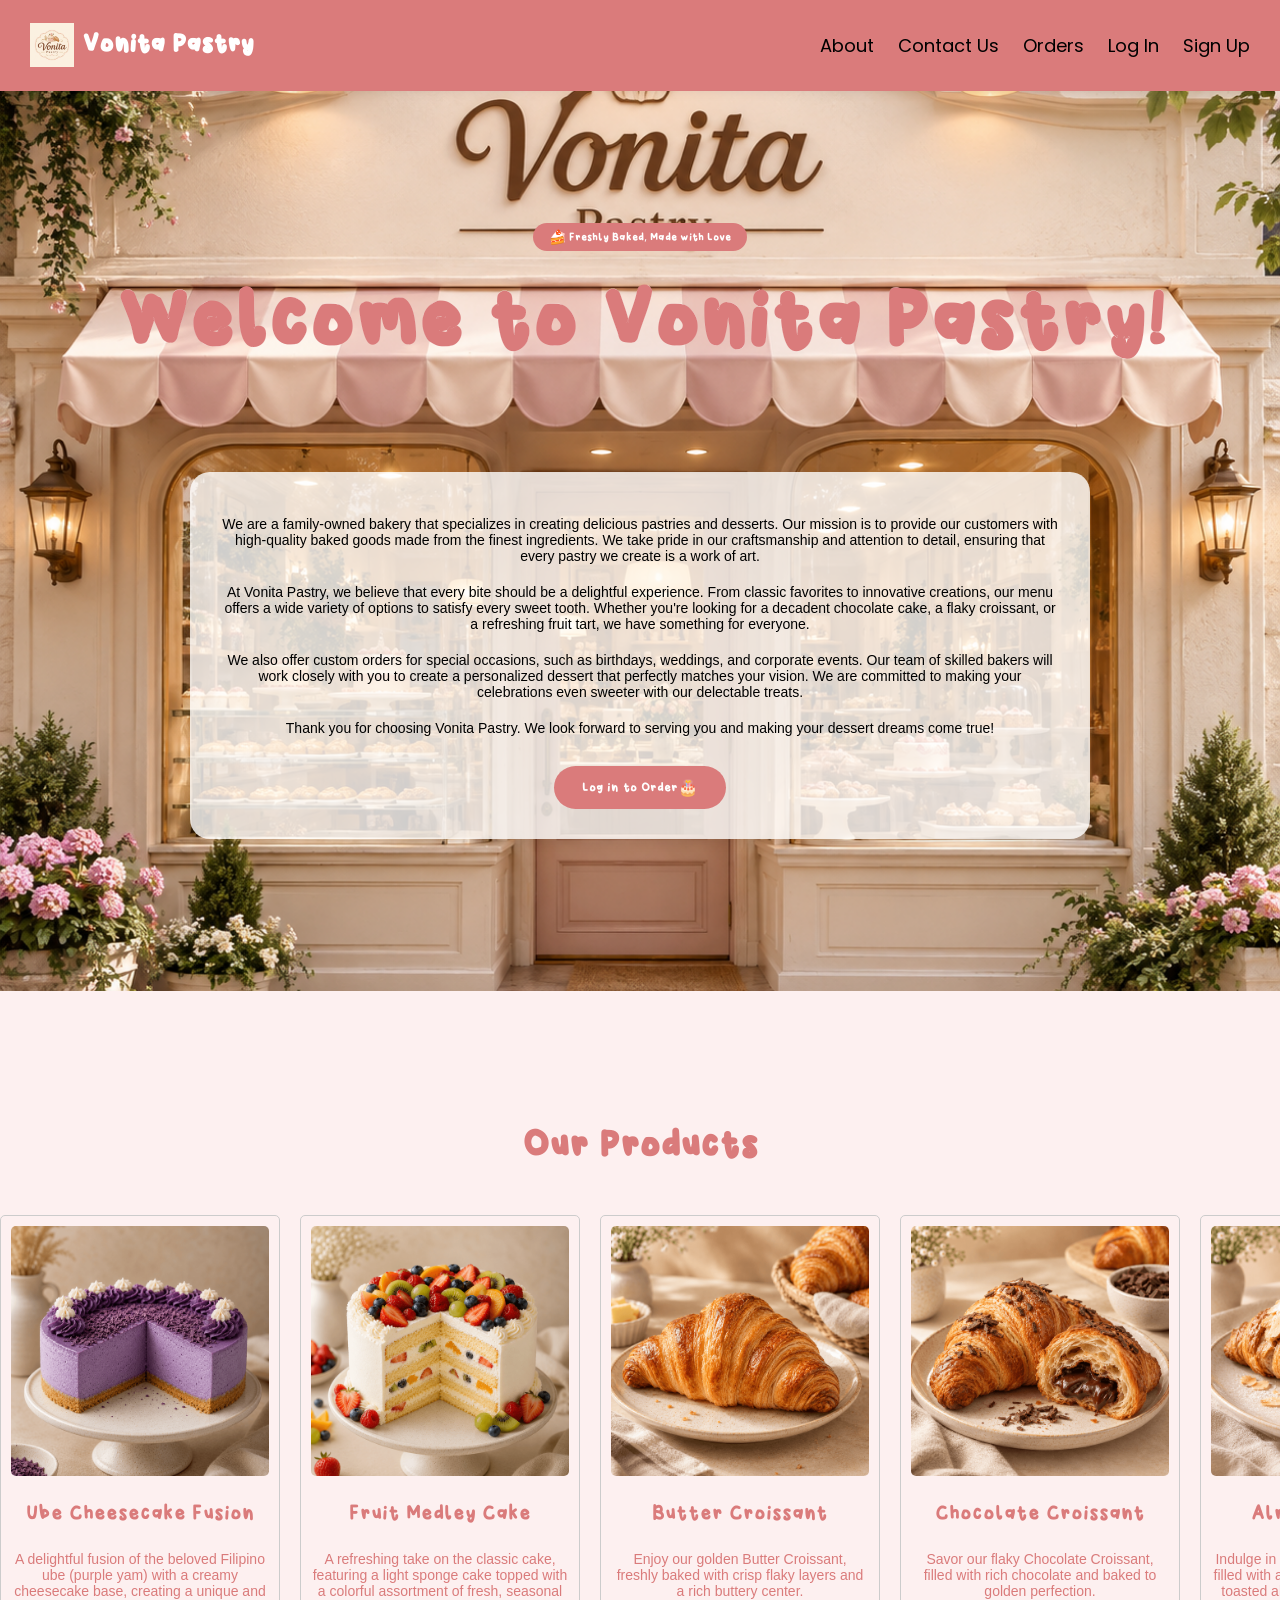
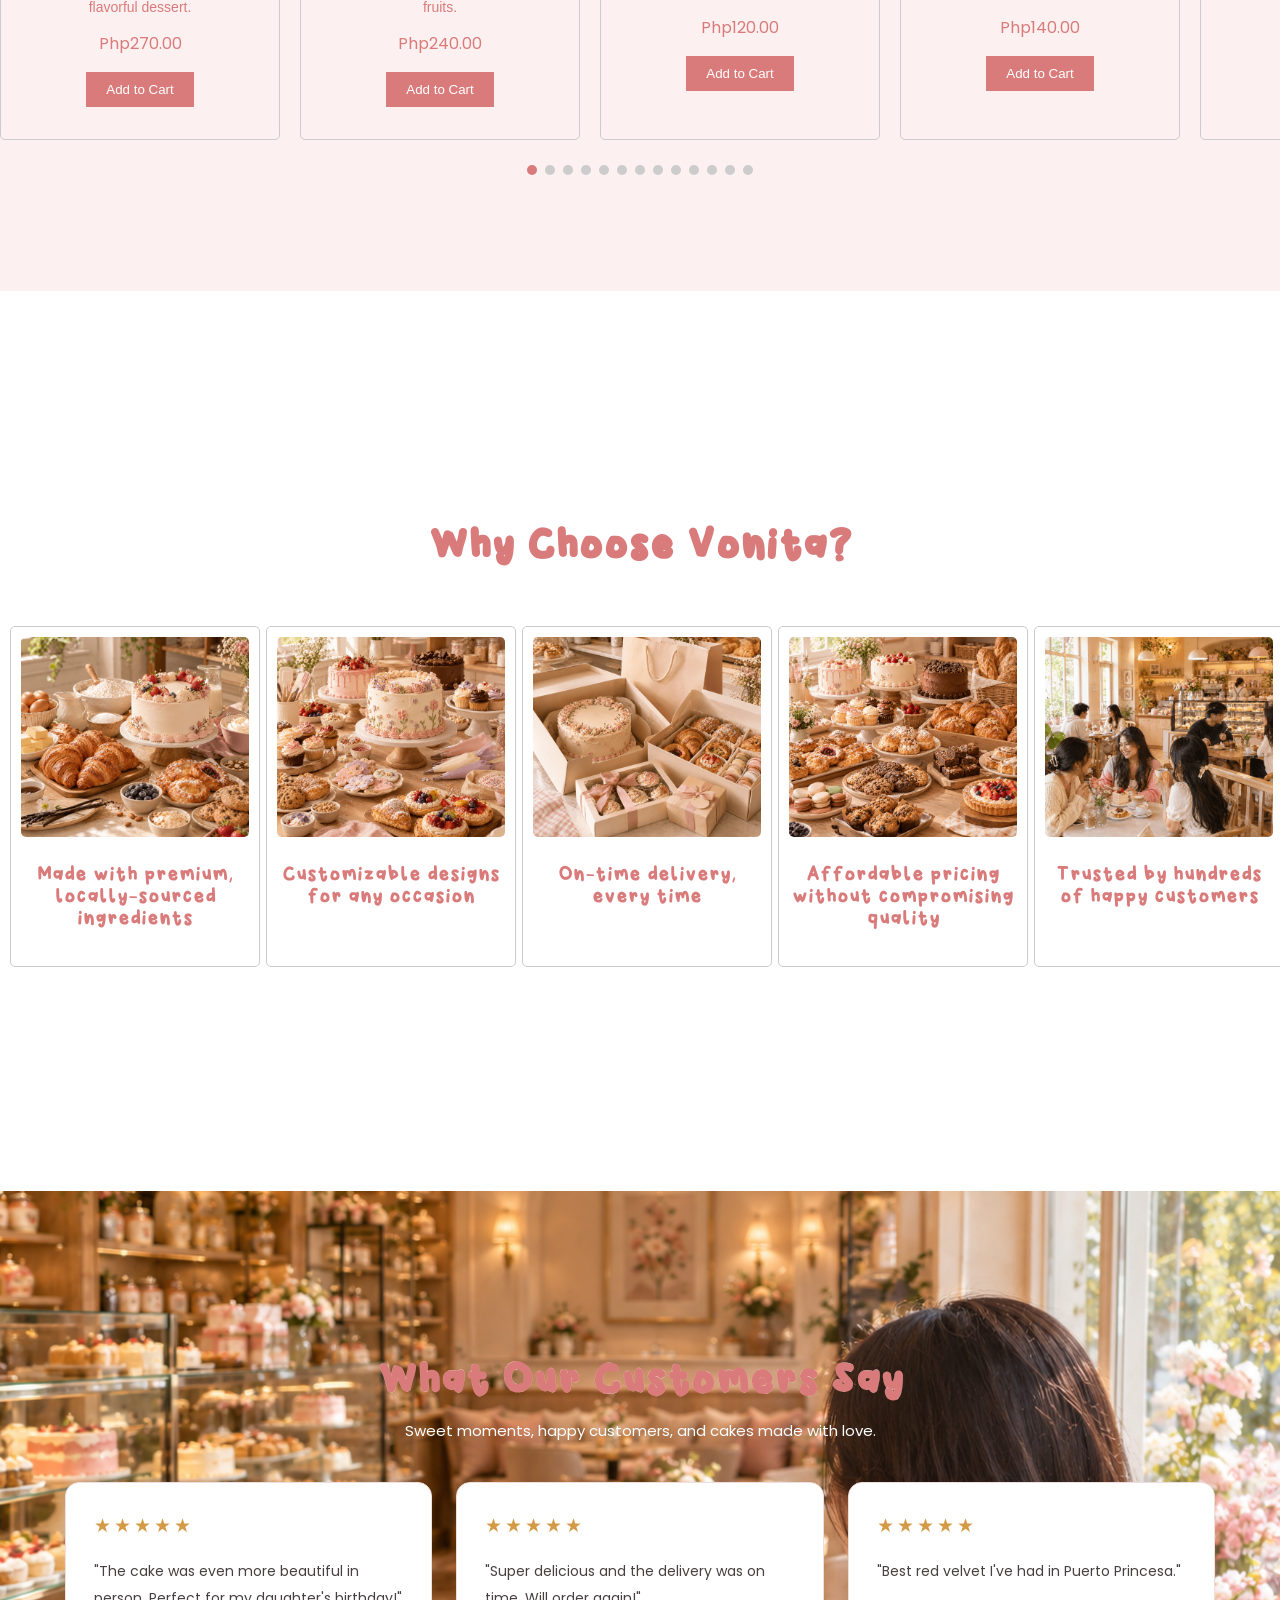
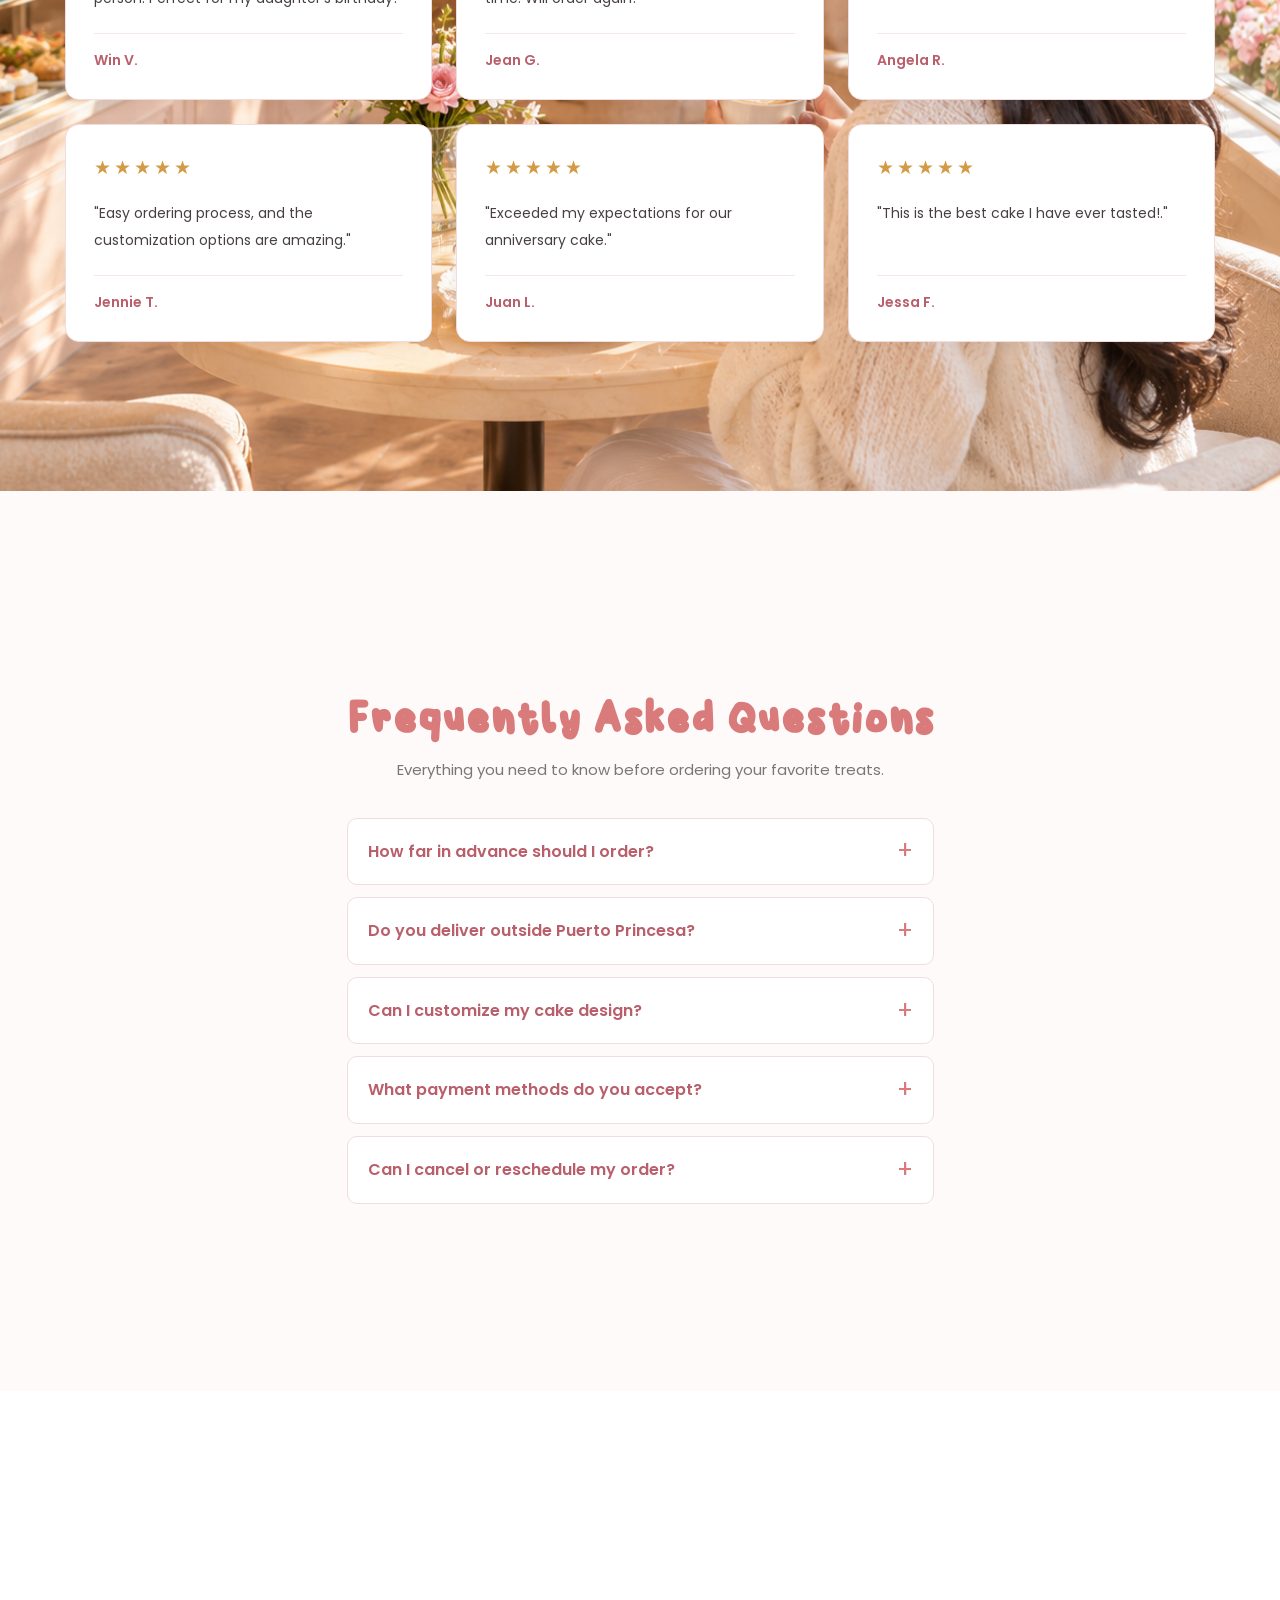
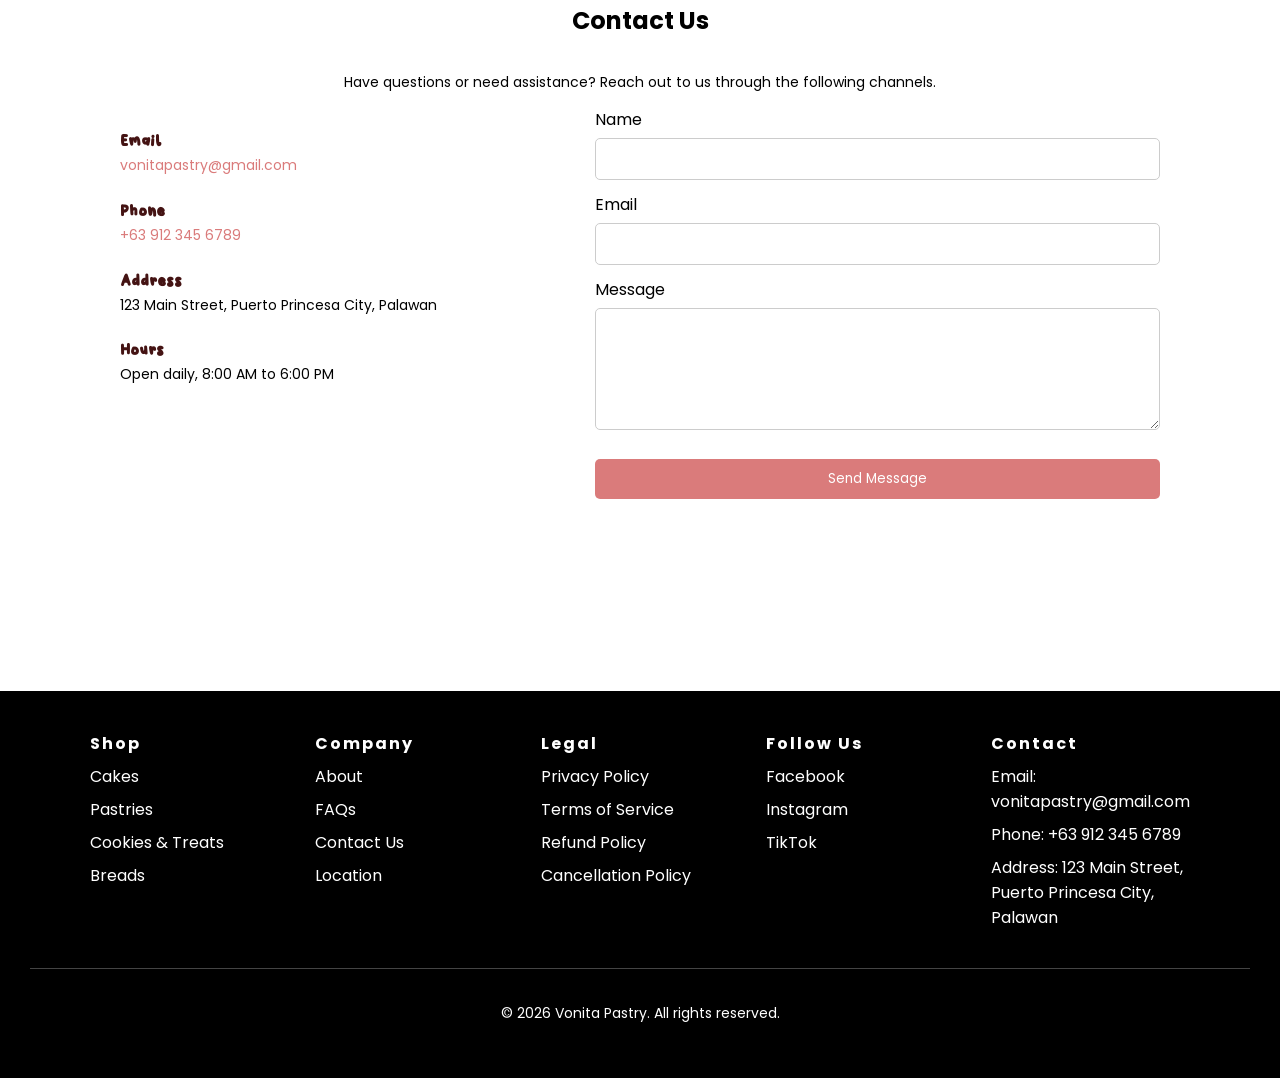
<file: index.html>
<!DOCTYPE html>
<html lang="en">
    <head>
        <meta charset="UTF-8">
        <meta name="viewport" content="width=device-width, initial-scale=1.0">
        <title>Vonita Pastry</title>
        <link rel="preconnect" href="https://fonts.googleapis.com">
        <link rel="preconnect" href="https://fonts.gstatic.com" crossorigin>
        <link href="https://fonts.googleapis.com/css2?family=Poppins:wght@400;500;600;700&display=swap" rel="stylesheet">
        <link rel="stylesheet" href="style.css">
     </head>
     
<body>
    <header>
    <div class="logo-block">
        <img class="logo-img" src="images/vonita-pastry-logo.png" alt="Vonita Pastry Logo">
        <h1 class="hero-logo">Vonita Pastry</h1>
    </div>
            <nav>
                <a href="#about" class ="nav">About</a> 
                <a href="#contact" class ="nav">Contact Us</a>
                <a href="homepage.php#my-orders" class ="nav">Orders</a>
                <a href="login.php" class ="nav">Log In</a>
                <a href="registration.php" class ="nav">Sign Up</a>
            </nav>

    <button class="hamburger" aria-label="Menu">
    <span></span><span></span><span></span>
           </button>
            <div class="mobile-menu">
                <a href="#about" class ="nav">About</a> 
                <a href="#contact" class ="nav">Contact Us</a>
                <a href="login.php" class ="nav">Log In</a>
                <a href="registration.php" class ="nav">Sign Up</a>
            </div>
    </header>

<main>
<section class="section-white hero-section1" style="text-align: center;" id="about">
    <p class="hero-badge">🍰 Freshly Baked, Made with Love</p>
            <h1 class="header-title">Welcome to Vonita Pastry!</h1>
            <div class="intro-card">
    <div class="intro-text">
                    <p class="header-description">We are a family-owned bakery that specializes in creating delicious pastries and desserts. Our mission is to provide our customers with high-quality baked goods made from the finest ingredients. We take pride in our craftsmanship and attention to detail, ensuring that every pastry we create is a work of art.</p>
                    <p class="header-description">At Vonita Pastry, we believe that every bite should be a delightful experience. From classic favorites to innovative creations, our menu offers a wide variety of options to satisfy every sweet tooth. Whether you're looking for a decadent chocolate cake, a flaky croissant, or a refreshing fruit tart, we have something for everyone.</p>
                    <p class="header-description">We also offer custom orders for special occasions, such as birthdays, weddings, and corporate events. Our team of skilled bakers will work closely with you to create a personalized dessert that perfectly matches your vision. We are committed to making your celebrations even sweeter with our delectable treats.</p>
                    <p class="header-description">Thank you for choosing Vonita Pastry. We look forward to serving you and making your dessert dreams come true!</p>
                </div>
                <a href="login.php" class="cta-btn" >Log in to Order🎂</a>
                </div>
</section>
         <section class="section-light">
                <h2 class="product-category">Our Products</h2>
            <div class="carousel-track" style="display: flex; overflow-x: auto; scroll-snap-type: x mandatory; position: relative;" >      
                <div class="product-card">
                    <img src="images/classic-vanilla-bean-cake.png" alt="Classic Vanilla Bean Cake">
                    <p class="product-title">Classic Vanilla Bean Cake</p>
                    <p class="product-description">Experience the soft, fluffy texture of our Classic Vanilla Bean Cake, layered with rich vanilla buttercream for a timeless treat.</p>
                    <p class="product-price">Php850.00</p> 
                    <button class="add-to-cart-btn">Add to Cart</button>
                </div>
                <div class="product-card">
                    <img src="images/rich-chocolate-fudge-cake.png" alt="Rich Chocolate Fudge Cake">    
                    <p class="product-title">Rich Chocolate Fudge Cake</p>
                    <p class="product-description">Savor the rich, moist layers of our Chocolate Fudge Cake, filled with luscious chocolate fudge for a decadent treat.</p>
                    <p class="product-price">Php950.00</p>
                    <button class="add-to-cart-btn">Add to Cart</button>
                </div>
                <div class="product-card">
                    <img src="images/red-velvet-delight.png" alt="Red Velvet Delight">
                    <p class="product-title">Red Velvet Delight</p>
                    <p class="product-description">Experience the rich, moist texture of our Red Velvet Delight, layered with cream cheese frosting for a truly indulgent treat.</p>
                    <p class="product-price">Php900.00</p>
                    <button class="add-to-cart-btn">Add to Cart</button>
                </div>
                <div class="product-card" style="scroll-snap-align: start; flex: 0 0 auto;">
                    <img src="images/ube-cheesecake-fusion.png" alt="Ube Cheesecake Fusion">
                    <p class="product-title">Ube Cheesecake Fusion</p>
                    <p class="product-description">A delightful fusion of the beloved Filipino ube (purple yam) with a creamy cheesecake base, creating a unique and flavorful dessert.</p>
                    <p class="product-price">Php270.00</p>
                    <button class="add-to-cart-btn">Add to Cart</button>
                </div>
                <div class="product-card" style="scroll-snap-align: start; flex: 0 0 auto;">
                    <img src="images/fruit-medley-cake.png" alt="Fruit Medley Cake">
                    <p class="product-title">Fruit Medley Cake</p>
                    <p class="product-description">A refreshing take on the classic cake, featuring a light sponge cake topped with a colorful assortment of fresh, seasonal fruits.</p>
                    <p class="product-price">Php240.00</p>
                    <button class="add-to-cart-btn">Add to Cart</button>
                </div>
                <div class="product-card">
                    <img src="images/butter-croissant.png" alt="Butter Croissant">
                    <p class="product-title">Butter Croissant</p>
                    <p class="product-description">Enjoy our golden Butter Croissant, freshly baked with crisp flaky layers and a rich buttery center.</p>
                    <p class="product-price">Php120.00</p> 
                    <button class="add-to-cart-btn">Add to Cart</button>
                </div>
                <div class="product-card">
                    <img src="images/chocolate-croissant.png" alt="Chocolate Croissant">    
                    <p class="product-title">Chocolate Croissant</p>
                    <p class="product-description">Savor our flaky Chocolate Croissant, filled with rich chocolate and baked to golden perfection.</p>
                    <p class="product-price">Php140.00</p>
                    <button class="add-to-cart-btn">Add to Cart</button>
                </div>
                <div class="product-card">
                    <img src="images/almond-croissant.png" alt="Almond Croissant">
                    <p class="product-title">Almond Croissant</p>
                    <p class="product-description">Indulge in our buttery Almond Croissant, filled with almond cream and topped with toasted almonds and powdered sugar.</p>
                    <p class="product-price">Php160.00</p>
                    <button class="add-to-cart-btn">Add to Cart</button>
                </div>
                <div class="product-card">
                    <img src="images/danish-pastry.png" alt="Danish Pastry">
                    <p class="product-title">Danish Pastry</p>
                    <p class="product-description">Enjoy our delicate Danish Pastry, featuring buttery flaky layers with a lightly sweet and creamy filling.</p>
                    <p class="product-price">Php130.00</p>
                    <button class="add-to-cart-btn">Add to Cart</button>
                </div>
                <div class="product-card">
                    <img src="images/apple-turnover.png" alt="Apple Turnover">
                    <p class="product-title">Apple Turnover</p>
                    <p class="product-description">Taste our golden Apple Turnover, filled with warm cinnamon-spiced apples and finished with a delicate glaze.</p>
                    <p class="product-price">Php130.00</p>
                    <button class="add-to-cart-btn">Add to Cart</button>
                </div>
                <div class="product-card">
                    <img src="images/chocolate-chip-cookies.png" alt="Chocolate Chip Cookies">
                    <p class="product-title">Chocolate Chip Cookies</p>
                    <p class="product-description">Enjoy our classic Chocolate Chip Cookies, baked soft and chewy with generous pockets of rich chocolate.</p>
                    <p class="product-price">Php90.00</p> 
                    <button class="add-to-cart-btn">Add to Cart</button>
                </div>
                <div class="product-card">
                    <img src="images/double-chocolate-cookies.png" alt="Double Chocolate Cookies">    
                    <p class="product-title">Double Chocolate Cookies</p>
                    <p class="product-description">Satisfy your chocolate cravings with our rich Double Chocolate Cookies, soft-baked with generous chocolate chunks.</p>
                    <p class="product-price">Php100.00</p>
                    <button class="add-to-cart-btn">Add to Cart</button>
                </div>
                <div class="product-card">
                    <img src="images/red-velvet-cookies.png" alt="Red Velvet Cookies">
                    <p class="product-title">Red Velvet Cookies</p>
                    <p class="product-description">Enjoy our soft Red Velvet Cookies, combining rich cocoa flavor with a delicate sweetness and creamy chocolate accents.</p>
                    <p class="product-price">Php100.00</p>
                    <button class="add-to-cart-btn">Add to Cart</button>
                </div>
                
            </div>
                <div class="carousel-dots"></div>
        </section>
    
        <section class="section-white">
             <h2 class="section-title1">Why Choose Vonita?</h2>

            <div style="display: grid; grid-template-columns: repeat(auto-fit, minmax(250px, 2fr));">      
                <div class="reason-card">
                    <img src="images/ingredients.png" alt="Ingredients">
                    <p class="product-title">Made with premium, locally-sourced ingredients</p>
                </div>
                <div class="reason-card">
                    <img src="images/customizable.png" alt="Customizable">
                    <p class="product-title">Customizable designs for any occasion</p>
                </div>
                <div class="reason-card">
                    <img src="images/delivery.png" alt="Delivery">
                    <p class="product-title">On-time delivery, every time</p>
                </div>
                <div class="reason-card">
                    <img src="images/affordable.png" alt="Affordable">
                    <p class="product-title">Affordable pricing without compromising quality</p>
                </div>
                <div class="reason-card">
                    <img src="images/customers.png" alt="Customers">
                    <p class="product-title">Trusted by hundreds of happy customers</p>
                </div>
            </div>
        </section>
    
<section class="section-white hero-section3">
    <div class="reviews-container">
        <h2 class="section-title2">What Our Customers Say</h2>
        <p class="reviews-subtitle">Sweet moments, happy customers, and cakes made with love.</p>
        <div class="reviews-grid">
            <article class="review-card">
                <p class="review-stars" aria-label="5 out of 5 stars">★★★★★</p>
                <blockquote class="review-text">"The cake was even more beautiful in person. Perfect for my daughter's birthday!"</blockquote>
                <p class="review-author">Win V.</p>
            </article>
            <article class="review-card">
                <p class="review-stars" aria-label="5 out of 5 stars">★★★★★</p>
                <blockquote class="review-text">"Super delicious and the delivery was on time. Will order again!"</blockquote>
                <p class="review-author">Jean G.</p>
            </article>
            <article class="review-card">
                <p class="review-stars" aria-label="5 out of 5 stars">★★★★★</p>
                <blockquote class="review-text">"Best red velvet I've had in Puerto Princesa."</blockquote>
                <p class="review-author">Angela R.</p>
            </article>
            <article class="review-card">
                <p class="review-stars" aria-label="5 out of 5 stars">★★★★★</p>
                <blockquote class="review-text">"Easy ordering process, and the customization options are amazing."</blockquote>
                <p class="review-author">Jennie T.</p>
            </article>
            <article class="review-card">
                <p class="review-stars" aria-label="5 out of 5 stars">★★★★★</p>
                <blockquote class="review-text">"Exceeded my expectations for our anniversary cake."</blockquote>
                <p class="review-author">Juan L.</p>
            </article>
            <article class="review-card">
                <p class="review-stars" aria-label="5 out of 5 stars">★★★★★</p>
                <blockquote class="review-text">"This is the best cake I have ever tasted!."</blockquote>
                <p class="review-author">Jessa F.</p>
            </article>
        </div>
    </div>
</section>
          
    <section id="faqs" class="section-white faq-section">
    <div class="faq-container">
        <h2 class="section-title1">Frequently Asked Questions</h2>
        <p class="faq-subtitle">Everything you need to know before ordering your favorite treats.</p>

        <div class="faq-list">
            <details class="faq-item">
                <summary class="faq-question">How far in advance should I order?</summary>
                <p class="faq-answer">We recommend placing your order at least 3 days in advance, especially for custom cakes and special events.</p>
            </details>

            <details class="faq-item">
                <summary class="faq-question">Do you deliver outside Puerto Princesa?</summary>
                <p class="faq-answer">Currently, we offer delivery within Puerto Princesa City only.</p>
            </details>

            <details class="faq-item">
                <summary class="faq-question">Can I customize my cake design?</summary>
                <p class="faq-answer">Yes! You can request a custom cake design when placing your order. Please provide your preferred design and details in advance.</p>
            </details>

            <details class="faq-item">
                <summary class="faq-question">What payment methods do you accept?</summary>
                <p class="faq-answer">We accept cash on delivery and available online payment options. Please check the payment options at checkout for details.</p>
            </details>

            <details class="faq-item">
                <summary class="faq-question">Can I cancel or reschedule my order?</summary>
                <p class="faq-answer">Cancellation and rescheduling requests are subject to our Cancellation Policy. Please review the policy or contact us for assistance.</p>
            </details>
        </div>
    </div>
</section>

<section id="contact" class="section-white">
    <h2>Contact Us</h2>
    <p class="contact-intro">Have questions or need assistance? Reach out to us through the following channels.</p>

    <div class="contact-wrapper">
        <div class="contact-info">
            <div class="contact-item">
                <h4>Email</h4>
                <p><a href="mailto:vonitapastry@gmail.com">vonitapastry@gmail.com</a></p>
                <h4>Phone</h4>
                <p><a href="tel:+639123456789">+63 912 345 6789</a></p>
                <h4>Address</h4>
                <p>123 Main Street, Puerto Princesa City, Palawan</p>
                <h4>Hours</h4>
                <p>Open daily, 8:00 AM to 6:00 PM</p>
            </div>
        </div>

        <div class="contact-right">
            <form>
                <label for="name">Name</label>
                <input type="text" id="name" required>

                <label for="email">Email</label>
                <input type="email" id="email" required>

                <label for="message">Message</label>
                <textarea id="message" rows="5" required></textarea>

                <button type="submit">Send Message</button>
            </form>
        </div>
    </div>
</section>
</main>

   <footer>
            <div class="footer-columns">
                <div class="footer-col">
                        <a class="footer-nav" style="font-weight: bold; letter-spacing: 2px;" >Shop</a>
                        <a href="shop.php#cakes-section" class="footer-nav" >Cakes</a>
                        <a href="shop.php#pastries-section" class="footer-nav" >Pastries</a>
                        <a href="shop.php#cookies-section" class="footer-nav" >Cookies & Treats</a>
                        <a href="shop.php#breads-section" class="footer-nav" >Breads</a>
                </div>
                <div class="footer-col">
                        <a class="footer-nav" style="font-weight: bold; letter-spacing: 2px;" >Company</a>
                        <a href="index.html#about" class="footer-nav">About</a>
                        <a href="index.html#faqs" class="footer-nav">FAQs</a>
                        <a href="index.html#contact" class="footer-nav">Contact Us</a>
                        <a href="index.html#contact" class="footer-nav">Location</a>
                </div>
                <div class="footer-col">
                        <a class="footer-nav" style="font-weight: bold; letter-spacing: 2px;" >Legal</a>
                        <a class="footer-nav">Privacy Policy</a>
                        <a class="footer-nav">Terms of Service</a>
                        <a class="footer-nav">Refund Policy</a>
                        <a class="footer-nav">Cancellation Policy</a>
                </div>
                <div class="footer-col">
                        <a class="footer-nav" style="font-weight: bold; letter-spacing: 2px;" >Follow Us</a>
                        <a class="footer-nav">Facebook</a>
                        <a class="footer-nav">Instagram</a>
                        <a class="footer-nav">TikTok</a>
                </div>
                <div class="footer-col">
                        <a class="footer-nav" style="font-weight: bold; letter-spacing: 2px;" >Contact</a>
                        <a class="footer-nav">Email: vonitapastry@gmail.com</a>
                        <a class="footer-nav">Phone: +63 912 345 6789</a>
                        <a class="footer-nav">Address: 123 Main Street, Puerto Princesa City, Palawan</a>
                </div>
            </div>
            <div class="footer-bottom">
                <p style="color: white;">© 2026 Vonita Pastry. All rights reserved.</p>
            </div>
    </footer>
   <script src="script.js"></script>
</body>
</html>
</file>
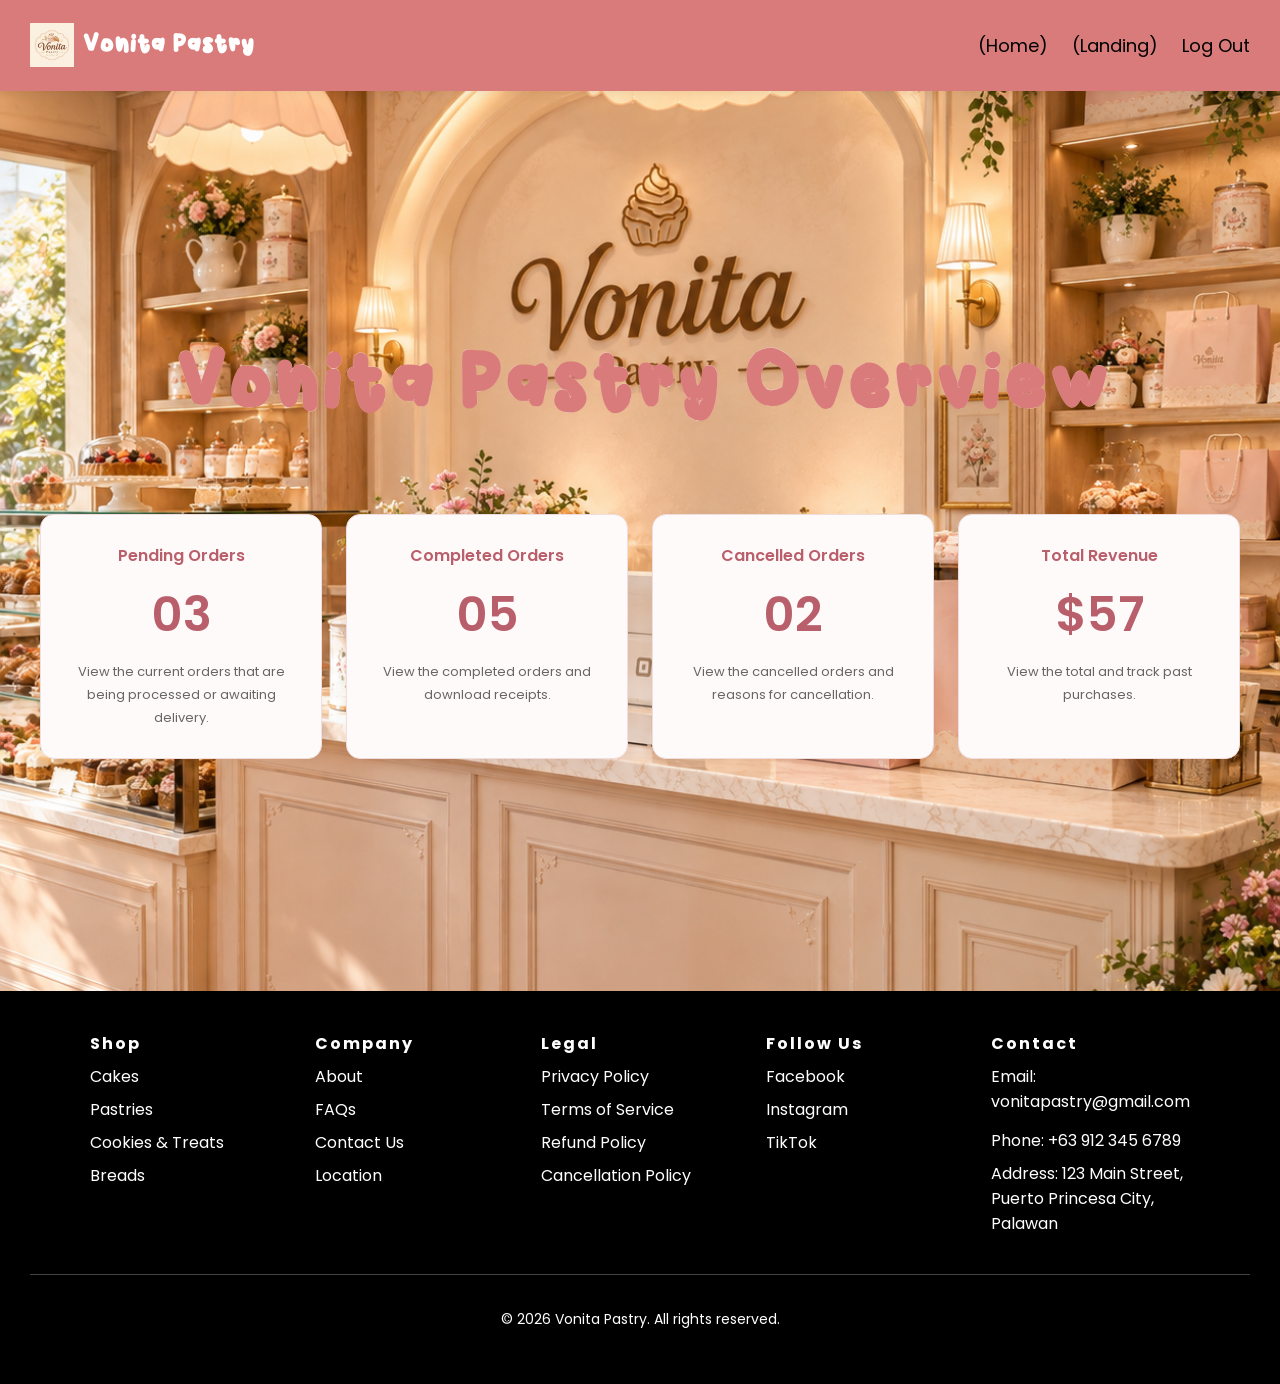
<file: admin.html>
<!DOCTYPE html>
<html lang="en">
    <head>
        <meta charset="UTF-8">
        <meta name="viewport" content="width=device-width, initial-scale=1.0">
        <title>Baby Jane Seño</title>
        <link rel="preconnect" href="https://fonts.googleapis.com">
        <link rel="preconnect" href="https://fonts.gstatic.com" crossorigin>
        <link href="https://fonts.googleapis.com/css2?family=Poppins:wght@400;500;600;700&display=swap" rel="stylesheet">
        <link rel="stylesheet" href="style.css">
     </head>

<body>
    <header>
    <div class="logo-block">
        <img class="logo-img" src="images/vonita-pastry-logo.png" alt="Vonita Pastry Logo">
        <h1 class="hero-logo">Vonita Pastry</h1>
    </div>
            <nav>
                <a href="homepage.html" class ="nav">(Home)</a>
                <a href="index.html" class ="nav">(Landing)</a>
                <a href="login.html" class ="nav">Log Out</a>
            </nav>

            <button class="hamburger" aria-label="Menu">
           <span></span><span></span><span></span>
           </button>
          </nav>
            <div class="mobile-menu">
                <a href="homepage.html" class ="nav">(Home)</a>
                <a href="index.html" class ="nav">(Landing)</a>
                <a href="login.html" class ="nav">Log Out</a>
            </div>
    </header>

 <main>
   <section class="section-white hero-section2" id="order">
    <div class="dashboard-container">
        <h1 class="header-title">Vonita Pastry Overview</h1>

        <div class="dashboard-grid">
            <div class="dashboard-card">
                <h4 class="dashboard-title">Pending Orders</h4>
                <p class="dashboard-number">03</p>
                <p class="dashboard-description">View the current orders that are being processed or awaiting delivery.</p>
            </div>

            <div class="dashboard-card">
                <h4 class="dashboard-title">Completed Orders</h4>
                <p class="dashboard-number">05</p>
                <p class="dashboard-description">View the completed orders and download receipts.</p>
            </div>

            <div class="dashboard-card">
                <h4 class="dashboard-title">Cancelled Orders</h4>
                <p class="dashboard-number">02</p>
                <p class="dashboard-description">View the cancelled orders and reasons for cancellation.</p>
            </div>

            <div class="dashboard-card">
                <h4 class="dashboard-title">Total Revenue</h4>
                <p class="dashboard-number">$57</p>
                <p class="dashboard-description">View the total and track past purchases.</p>
            </div>
        </div>
    </div>
</section>
    </main>

    <footer>
            <div class="footer-columns">
                <div class="footer-col">
                        <a class="footer-nav" style="font-weight: bold; letter-spacing: 2px;" >Shop</a>
                        <a href="shop.html#cakes-section" class="footer-nav" >Cakes</a>
                        <a href="shop.html#pastries-section" class="footer-nav" >Pastries</a>
                        <a href="shop.html#cookies-section" class="footer-nav" >Cookies & Treats</a>
                        <a href="shop.html#breads-section" class="footer-nav" >Breads</a>
                </div>
                <div class="footer-col">
                        <a class="footer-nav" style="font-weight: bold; letter-spacing: 2px;" >Company</a>
                        <a href="index.html#about" class="footer-nav">About</a>
                        <a href="index.html#faqs" class="footer-nav">FAQs</a>
                        <a href="index.html#contact" class="footer-nav">Contact Us</a>
                        <a href="index.html#contact" class="footer-nav">Location</a>
                </div>
                <div class="footer-col">
                        <a class="footer-nav" style="font-weight: bold; letter-spacing: 2px;" >Legal</a>
                        <a class="footer-nav">Privacy Policy</a>
                        <a class="footer-nav">Terms of Service</a>
                        <a class="footer-nav">Refund Policy</a>
                        <a class="footer-nav">Cancellation Policy</a>
                </div>
                <div class="footer-col">
                        <a class="footer-nav" style="font-weight: bold; letter-spacing: 2px;" >Follow Us</a>
                        <a class="footer-nav">Facebook</a>
                        <a class="footer-nav">Instagram</a>
                        <a class="footer-nav">TikTok</a>
                </div>
                <div class="footer-col">
                        <a class="footer-nav" style="font-weight: bold; letter-spacing: 2px;" >Contact</a>
                        <a class="footer-nav">Email: vonitapastry@gmail.com</p>
                        <a class="footer-nav">Phone: +63 912 345 6789</a>
                        <a class="footer-nav">Address: 123 Main Street, Puerto Princesa City, Palawan</a>
                </div>
            </div>

            <div class="footer-bottom">
                <p style="color: white;">© 2026 Vonita Pastry. All rights reserved.</p>
            </div>
    </footer>
    <script src="script.js"></script>
 </body>
</html>
</file>
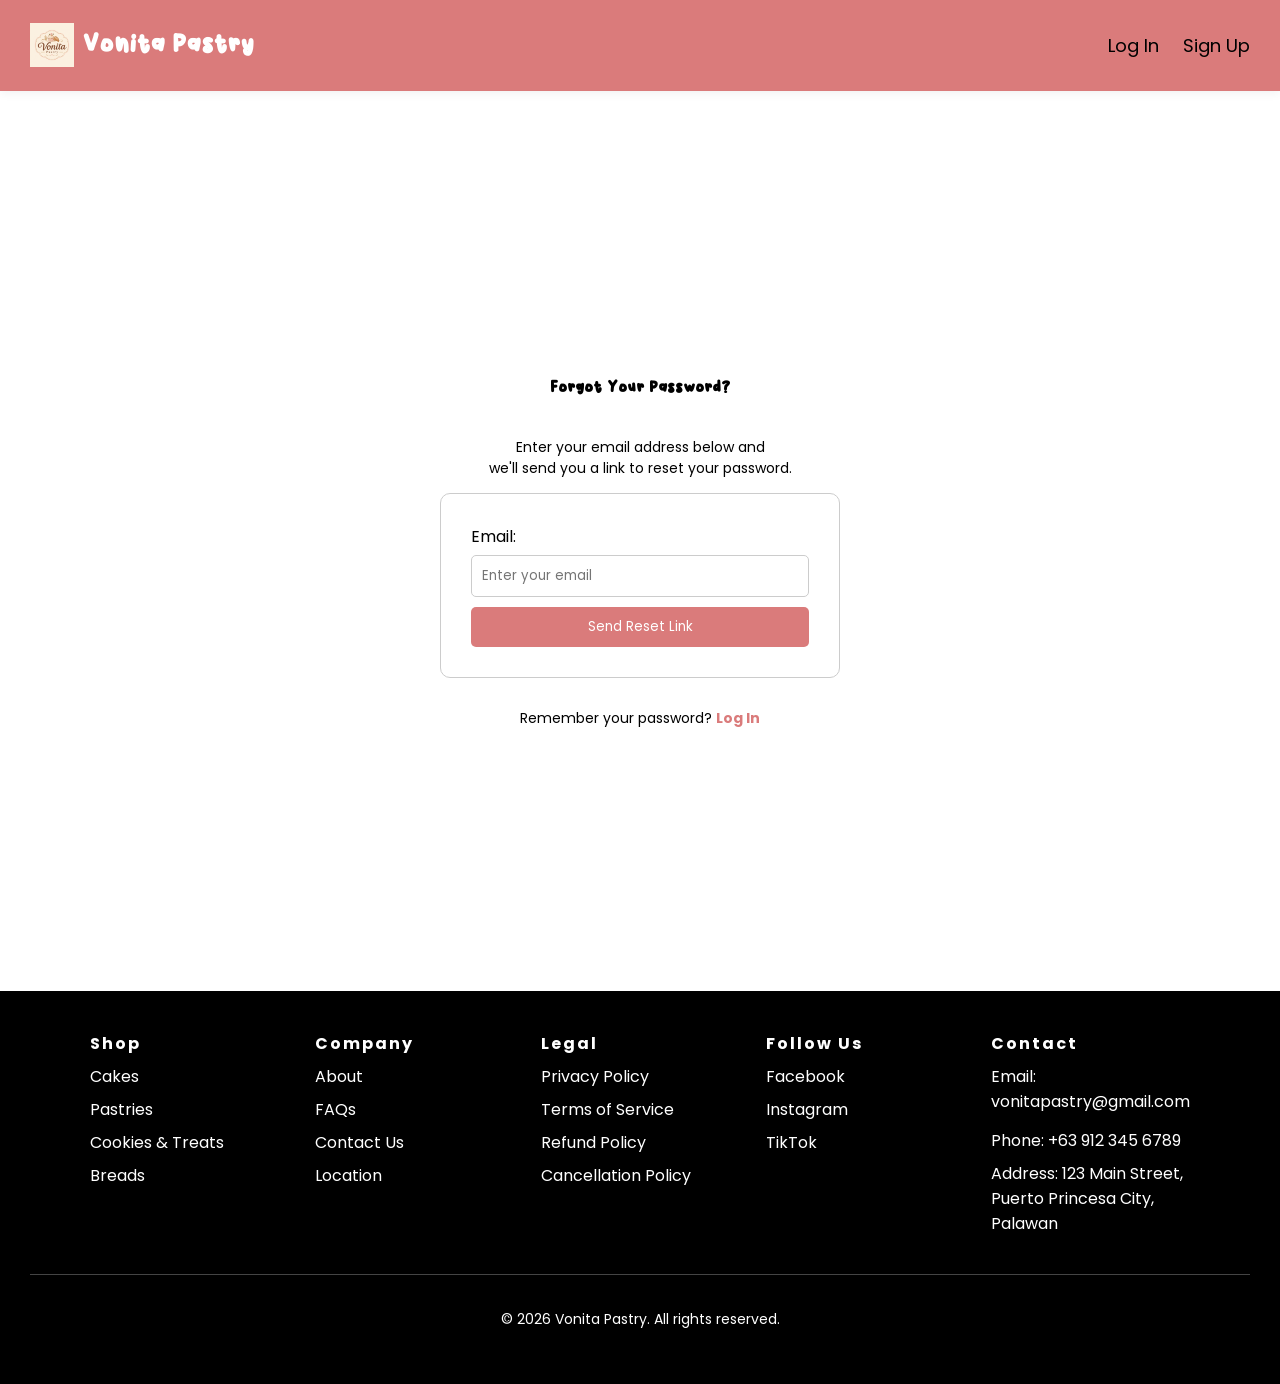
<file: forgot-password.html>
<!DOCTYPE html>
<html lang="en">
    <head>
        <meta charset="UTF-8">
        <meta name="viewport" content="width=device-width, initial-scale=1.0">
        <title>Forgot Password | Vonita Pastry</title>
        <link rel="preconnect" href="https://fonts.googleapis.com">
        <link rel="preconnect" href="https://fonts.gstatic.com" crossorigin>
        <link href="https://fonts.googleapis.com/css2?family=Poppins:wght@400;500;600;700&display=swap" rel="stylesheet">
        <link rel="stylesheet" href="style.css">
     </head>

<body>
         <header>
    <div class="logo-block">
        <img class="logo-img" src="images/vonita-pastry-logo.png" alt="Vonita Pastry Logo">
        <h1 class="hero-logo">Vonita Pastry</h1>
    </div>
            <nav>
                <a href="login.php" class="nav">Log In</a>
                <a href="registration.php" class="nav">Sign Up</a>
            </nav>

   <button class="hamburger" aria-label="Menu">
    <span></span><span></span><span></span>
           </button>
         
            <div class="mobile-menu">
                <a href="login.php" class="nav">Log In</a>
                <a href="registration.php" class="nav">Sign Up</a>
            </div>
    </header>

<main class="auth-section"><h4>Forgot Your Password?</h4>
<p style="text-align: center;">Enter your email address below and <br> we'll send you a link to reset your password.</p>

<form>
    <label for="email">Email:</label>
    <input type="email" id="email" placeholder="Enter your email">
    <button type="submit">Send Reset Link</button>
</form>

<p class="auth-footer-text"; >Remember your password? <a href="login.php">Log In</a></p>
</main>
<footer>
            <div class="footer-columns">
                <div class="footer-col">
                        <a class="footer-nav" style="font-weight: bold; letter-spacing: 2px;" >Shop</a>
                        <a href="shop.php#cakes-section" class="footer-nav" >Cakes</a>
                        <a href="shop.php#pastries-section" class="footer-nav" >Pastries</a>
                        <a href="shop.php#cookies-section" class="footer-nav" >Cookies & Treats</a>
                        <a href="shop.php#breads-section" class="footer-nav" >Breads</a>
                </div>
                <div class="footer-col">
                        <a class="footer-nav" style="font-weight: bold; letter-spacing: 2px;" >Company</a>
                        <a href="index.html#about" class="footer-nav">About</a>
                        <a href="index.html#faqs" class="footer-nav">FAQs</a>
                        <a href="index.html#contact" class="footer-nav">Contact Us</a>
                        <a href="index.html#contact" class="footer-nav">Location</a>
                </div>
                <div class="footer-col">
                        <a class="footer-nav" style="font-weight: bold; letter-spacing: 2px;" >Legal</a>
                        <a class="footer-nav">Privacy Policy</a>
                        <a class="footer-nav">Terms of Service</a>
                        <a class="footer-nav">Refund Policy</a>
                        <a class="footer-nav">Cancellation Policy</a>
                </div>
                <div class="footer-col">
                        <a class="footer-nav" style="font-weight: bold; letter-spacing: 2px;" >Follow Us</a>
                        <a class="footer-nav">Facebook</a>
                        <a class="footer-nav">Instagram</a>
                        <a class="footer-nav">TikTok</a>
                </div>
                <div class="footer-col">
                        <a class="footer-nav" style="font-weight: bold; letter-spacing: 2px;" >Contact</a>
                        <a class="footer-nav">Email: vonitapastry@gmail.com</p>
                        <a class="footer-nav">Phone: +63 912 345 6789</a>
                        <a class="footer-nav">Address: 123 Main Street, Puerto Princesa City, Palawan</a>
                </div>
            </div>
            <div class="footer-bottom">
                <p style="color: white;">© 2026 Vonita Pastry. All rights reserved.</p>
            </div>
    </footer>
<script src="script.js"></script>
</body>
</html>
</file>
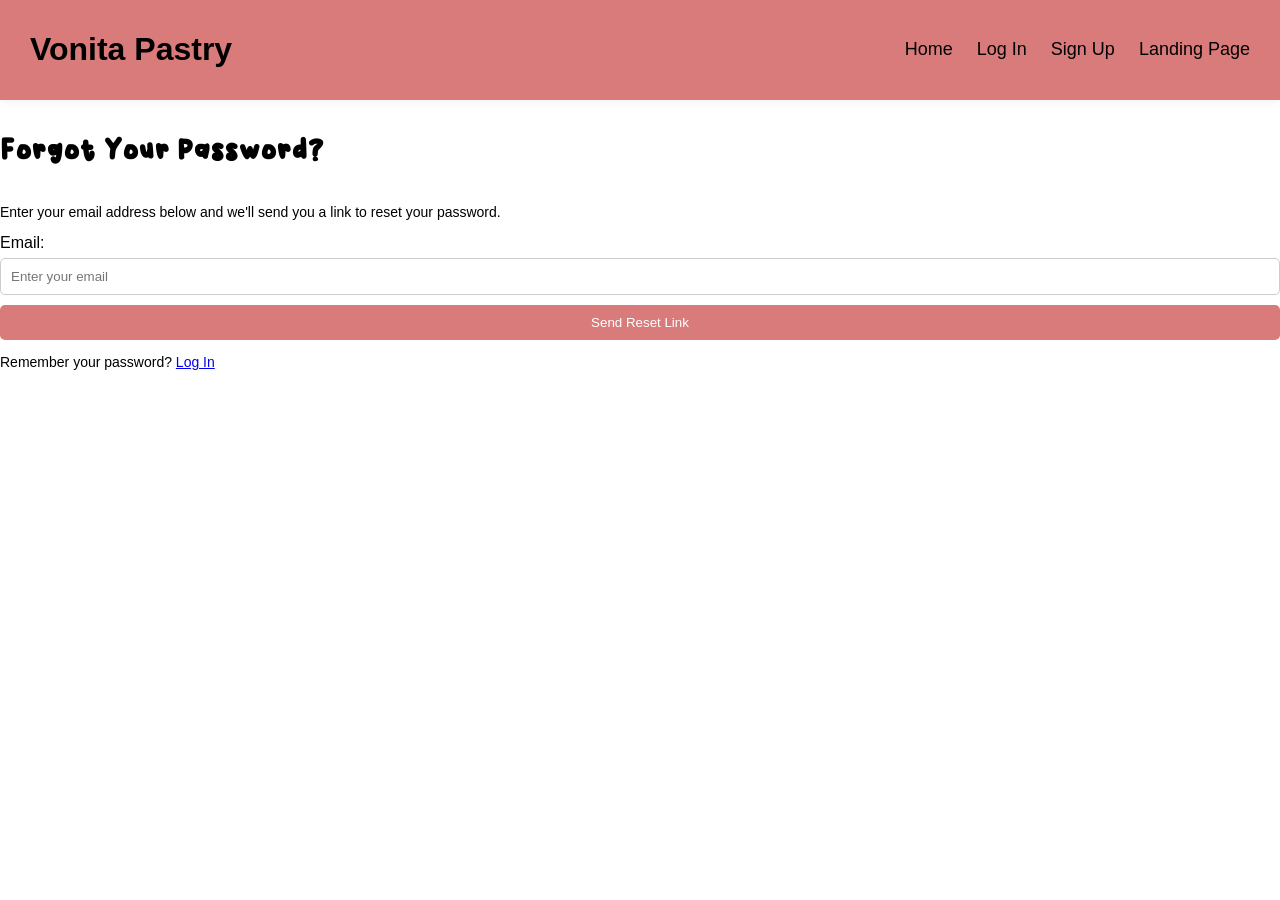
<file: forgotpassword.html>
<!DOCTYPE html>
<html lang="en">
    <head>
        <meta charset="UTF-8">
        <title>Baby Jane Seño</title>
        <link rel="stylesheet" href="style.css">
     </head>

    <header>
        <h1>Vonita Pastry</h1>
            <nav>
                <a href="index.html" class ="nav">Home</a>
              <!-- <a href="shop.html" class ="nav">Shop</a> -->
              <!-- <a href="delivery.html" class ="nav">Delivery</a> -->
              <!--  <a href="about.html" class ="nav">About</a> -->
              <!--  <a href="contact.html" class ="nav">Contact Us</a> -->
                <a href="login.html"class ="nav">Log In</a>
                <a href="registration.html"class ="nav">Sign Up</a>
                <a href="landing.html"class ="nav">Landing Page</a>
            </nav>
    </header>

     <body>

<h3>Forgot Your Password?</h3>
<p>Enter your email address below and we'll send you a link to reset your password.</p>

<form>
    <label for="email">Email:</label>
    <input type="email" id="email" placeholder="Enter your email">
    <button type="submit">Send Reset Link</button>
</form>

<p>Remember your password? <a href="login.html">Log In</a></p>

     </body>
</html>


     </body>
</html>
</file>
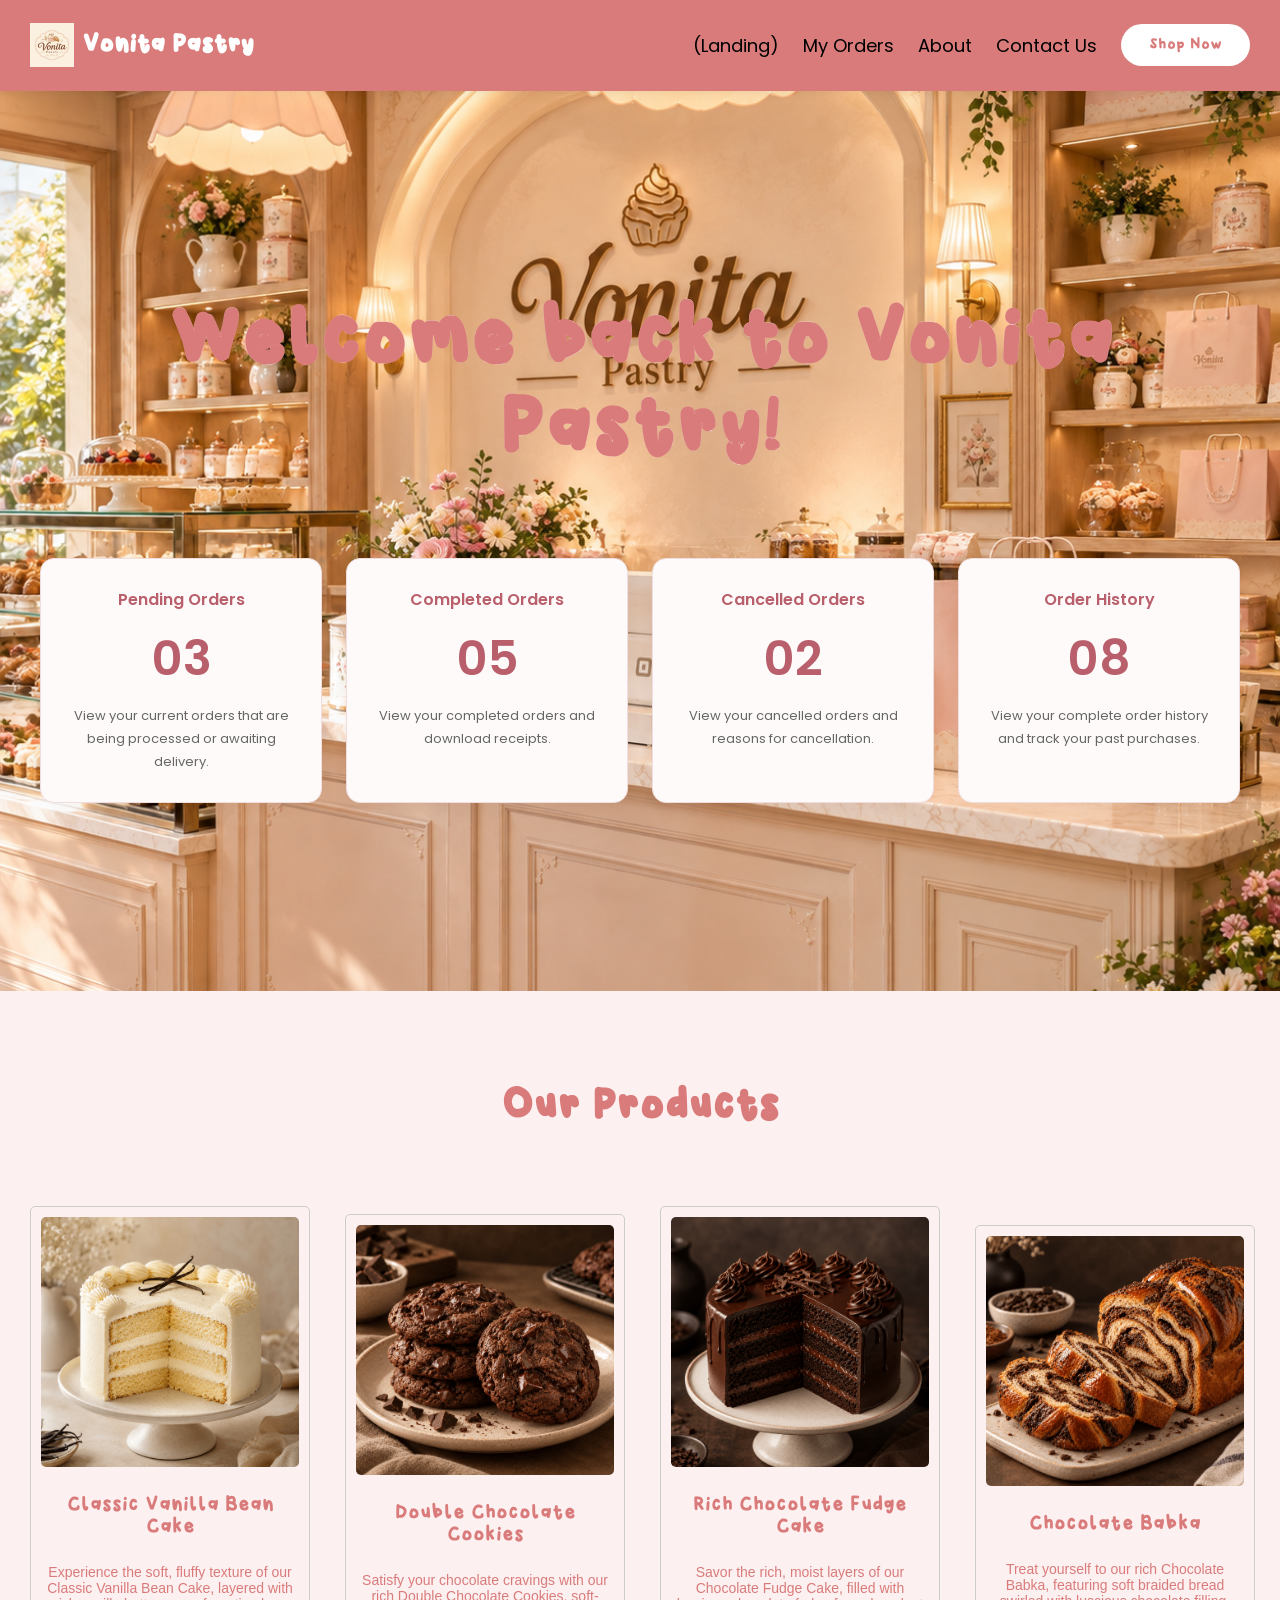
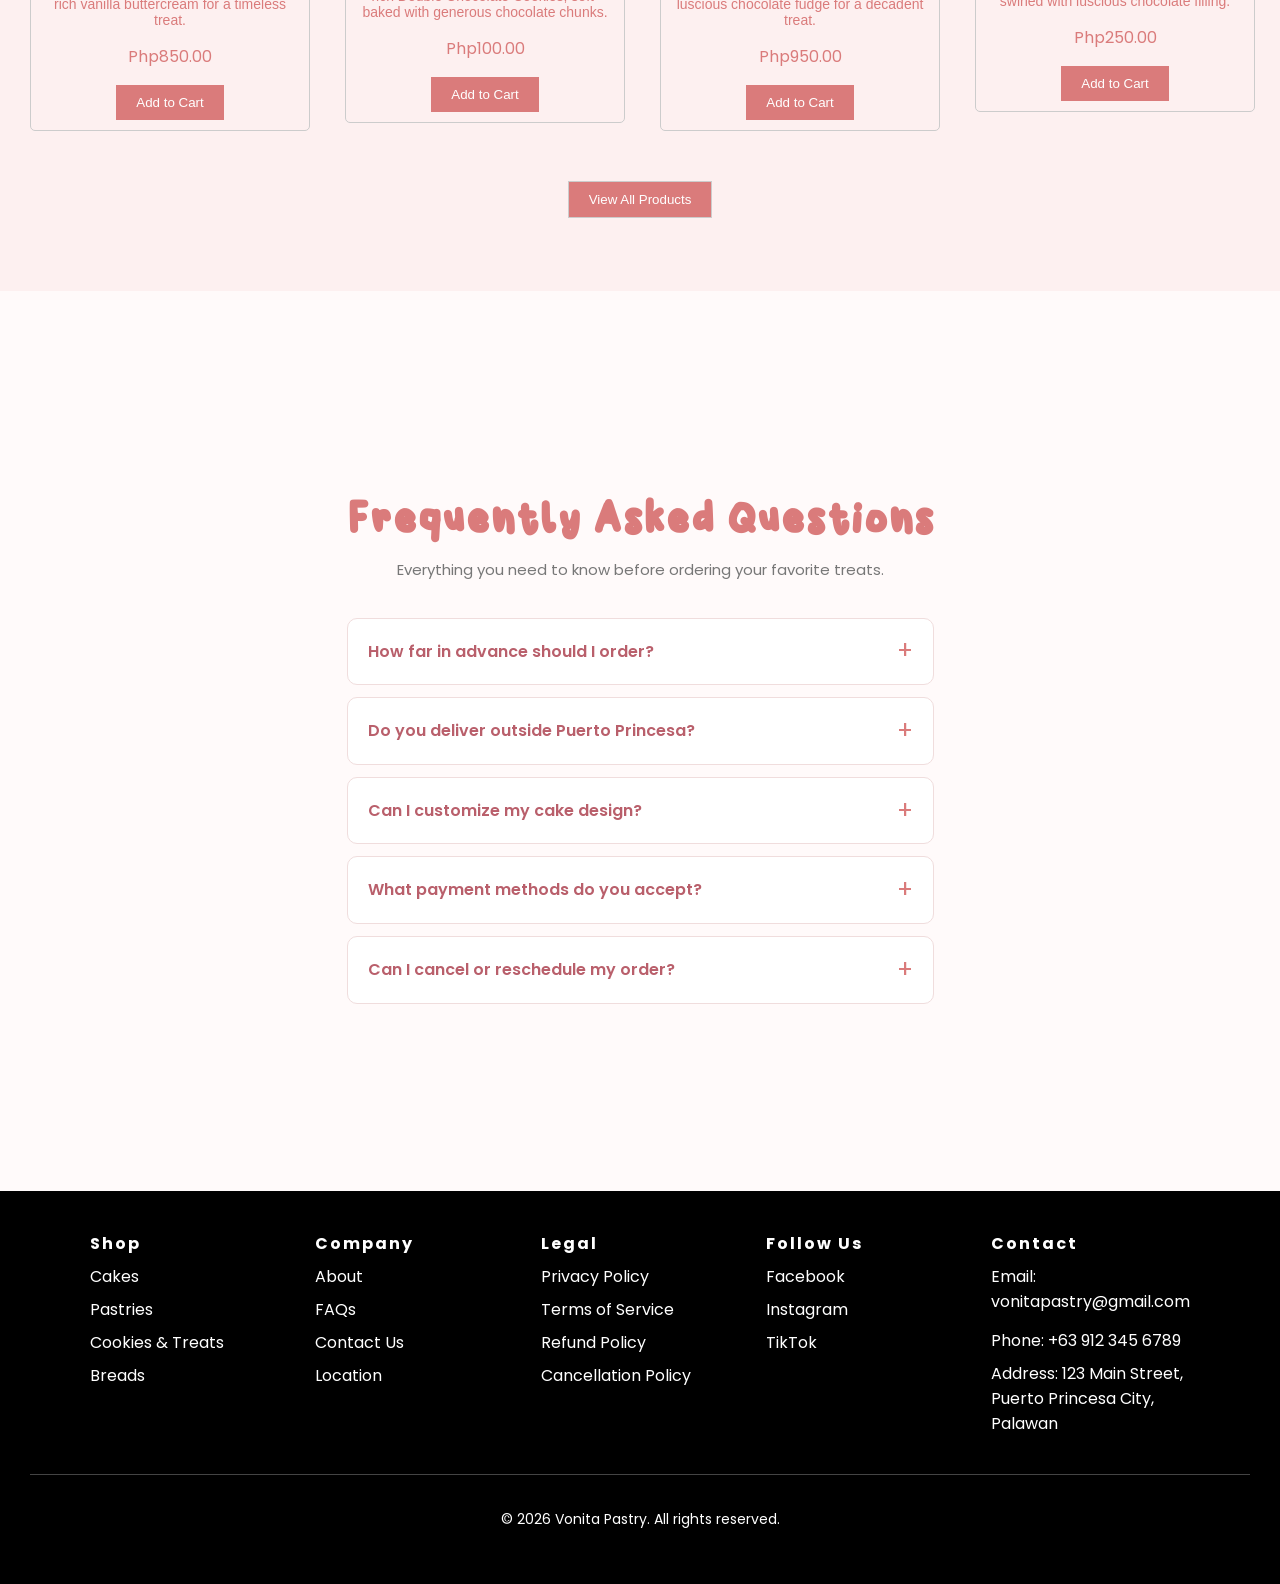
<file: homepage.html>
<!DOCTYPE html>
<html lang="en">
    <head>
        <meta charset="UTF-8">
        <meta name="viewport" content="width=device-width, initial-scale=1.0">
        <title>Home | Vonita Pastry</title>
        <link rel="preconnect" href="https://fonts.googleapis.com">
        <link rel="preconnect" href="https://fonts.gstatic.com" crossorigin>
        <link href="https://fonts.googleapis.com/css2?family=Poppins:wght@400;500;600;700&display=swap" rel="stylesheet">
        <link rel="stylesheet" href="style.css">
     </head>

<body>
    <header>
    <div class="logo-block">
        <img class="logo-img" src="images/vonita-pastry-logo.png" alt="Vonita Pastry Logo">
        <h1 class="hero-logo">Vonita Pastry</h1>
    </div>
            <nav>
                <a href="index.html" class ="nav">(Landing)</a>
                <a href="#order" class ="nav">My Orders</a> 
                <a href="index.html#about" class ="nav">About</a> 
                <a href="index.html#contact" class ="nav">Contact Us</a>
                <a href="shop.html" class="nav-cta">Shop Now</a>
            </nav>

            <button class="hamburger" aria-label="Menu">
           <span></span><span></span><span></span>
           </button>
          </nav>
            <div class="mobile-menu">
                <a href="index.html" class ="nav">(Landing)</a>
                <a href="#order" class ="nav">My Orders</a> 
                <a href="index.html#about" class ="nav">About</a> 
                <a href="index.html#contact" class ="nav">Contact Us</a>
                <a href="shop.html" class="nav">Shop Now</a>
            </div>
    </header>

 <main>
        <section class="section-white hero-section2" id="order">
    <div class="dashboard-container">
        <h1 class="header-title">Welcome back to Vonita Pastry!</h1>

        <div class="dashboard-grid">
            <div class="dashboard-card">
                <h4 class="dashboard-title">Pending Orders</h4>
                <p class="dashboard-number">03</p>
                <p class="dashboard-description">View your current orders that are being processed or awaiting delivery.</p>
            </div>

            <div class="dashboard-card">
                <h4 class="dashboard-title">Completed Orders</h4>
                <p class="dashboard-number">05</p>
                <p class="dashboard-description">View your completed orders and download receipts.</p>
            </div>

            <div class="dashboard-card">
                <h4 class="dashboard-title">Cancelled Orders</h4>
                <p class="dashboard-number">02</p>
                <p class="dashboard-description">View your cancelled orders and reasons for cancellation.</p>
            </div>

            <div class="dashboard-card">
                <h4 class="dashboard-title">Order History</h4>
                <p class="dashboard-number">08</p>
                <p class="dashboard-description">View your complete order history and track your past purchases.</p>
            </div>
        </div>
    </div>
</section>

        <section class="section-light">
                <h2 class="section-title1">Our Products</h2>
            <div style="display: grid; grid-template-columns: repeat(auto-fit, minmax(250px, 1fr)); align-items: center; gap: 20px; padding: 20px;">      
                <div class="product-card">
                    <img src="images/classic-vanilla-bean-cake.png" alt="Classic Vanilla Bean Cake">
                    <p class="product-title">Classic Vanilla Bean Cake</p>
                    <p class="product-description">Experience the soft, fluffy texture of our Classic Vanilla Bean Cake, layered with rich vanilla buttercream for a timeless treat.</p>
                    <p class="product-price">Php850.00</p> 
                    <button class="add-to-cart-btn">Add to Cart</button>
                </div>
                <div class="product-card">
                    <img src="images/double-chocolate-cookies.png" alt="Double Chocolate Cookies">    
                    <p class="product-title">Double Chocolate Cookies</p>
                    <p class="product-description">Satisfy your chocolate cravings with our rich Double Chocolate Cookies, soft-baked with generous chocolate chunks.</p>
                    <p class="product-price">Php100.00</p>
                    <button class="add-to-cart-btn">Add to Cart</button>
                </div>
                <div class="product-card">
                    <img src="images/rich-chocolate-fudge-cake.png" alt="Rich Chocolate Fudge Cake">    
                    <p class="product-title">Rich Chocolate Fudge Cake</p>
                    <p class="product-description">Savor the rich, moist layers of our Chocolate Fudge Cake, filled with luscious chocolate fudge for a decadent treat.</p>
                    <p class="product-price">Php950.00</p>
                    <button class="add-to-cart-btn">Add to Cart</button>
                </div>
                <div class="product-card">
                    <img src="images/chocolate-babka.png" alt="Chocolate Babka">
                    <p class="product-title">Chocolate Babka</p>
                    <p class="product-description">Treat yourself to our rich Chocolate Babka, featuring soft braided bread swirled with luscious chocolate filling.</p>
                    <p class="product-price">Php250.00</p> 
                    <button class="add-to-cart-btn">Add to Cart</button>
                </div>
            </div>
            <button class="view-all-btn" onclick="window.location.href='shop.html'">View All Products</button>
        </section>
    
        <section class="section-white faq-section">
    <div class="faq-container">
        <h2 class="section-title1">Frequently Asked Questions</h2>
        <p class="faq-subtitle">Everything you need to know before ordering your favorite treats.</p>

        <div class="faq-list">
            <details class="faq-item">
                <summary class="faq-question">How far in advance should I order?</summary>
                <p class="faq-answer">We recommend placing your order at least 3 days in advance, especially for custom cakes and special events.</p>
            </details>

            <details class="faq-item">
                <summary class="faq-question">Do you deliver outside Puerto Princesa?</summary>
                <p class="faq-answer">Currently, we offer delivery within Puerto Princesa City only.</p>
            </details>

            <details class="faq-item">
                <summary class="faq-question">Can I customize my cake design?</summary>
                <p class="faq-answer">Yes! You can request a custom cake design when placing your order. Please provide your preferred design and details in advance.</p>
            </details>

            <details class="faq-item">
                <summary class="faq-question">What payment methods do you accept?</summary>
                <p class="faq-answer">We accept cash on delivery and available online payment options. Please check the payment options at checkout for details.</p>
            </details>

            <details class="faq-item">
                <summary class="faq-question">Can I cancel or reschedule my order?</summary>
                <p class="faq-answer">Cancellation and rescheduling requests are subject to our Cancellation Policy. Please review the policy or contact us for assistance.</p>
            </details>
        </div>
    </div>
</section>
    </main>

    <footer>
            <div class="footer-columns">
                <div class="footer-col">
                        <a class="footer-nav" style="font-weight: bold; letter-spacing: 2px;" >Shop</a>
                        <a href="shop.html#cakes-section" class="footer-nav" >Cakes</a>
                        <a href="shop.html#pastries-section" class="footer-nav" >Pastries</a>
                        <a href="shop.html#cookies-section" class="footer-nav" >Cookies & Treats</a>
                        <a href="shop.html#breads-section" class="footer-nav" >Breads</a>
                </div>
                <div class="footer-col">
                        <a class="footer-nav" style="font-weight: bold; letter-spacing: 2px;" >Company</a>
                        <a href="index.html#about" class="footer-nav">About</a>
                        <a href="index.html#faqs" class="footer-nav">FAQs</a>
                        <a href="index.html#contact" class="footer-nav">Contact Us</a>
                        <a href="index.html#contact" class="footer-nav">Location</a>
                </div>
                <div class="footer-col">
                        <a class="footer-nav" style="font-weight: bold; letter-spacing: 2px;" >Legal</a>
                        <a class="footer-nav">Privacy Policy</a>
                        <a class="footer-nav">Terms of Service</a>
                        <a class="footer-nav">Refund Policy</a>
                        <a class="footer-nav">Cancellation Policy</a>
                </div>
                <div class="footer-col">
                        <a class="footer-nav" style="font-weight: bold; letter-spacing: 2px;" >Follow Us</a>
                        <a class="footer-nav">Facebook</a>
                        <a class="footer-nav">Instagram</a>
                        <a class="footer-nav">TikTok</a>
                </div>
                <div class="footer-col">
                        <a class="footer-nav" style="font-weight: bold; letter-spacing: 2px;" >Contact</a>
                        <a class="footer-nav">Email: vonitapastry@gmail.com</p>
                        <a class="footer-nav">Phone: +63 912 345 6789</a>
                        <a class="footer-nav">Address: 123 Main Street, Puerto Princesa City, Palawan</a>
                </div>
            </div>

            <div class="footer-bottom">
                <p style="color: white;">© 2026 Vonita Pastry. All rights reserved.</p>
            </div>
    </footer>
    <script src="script.js"></script>
 </body>
</html>
</file>
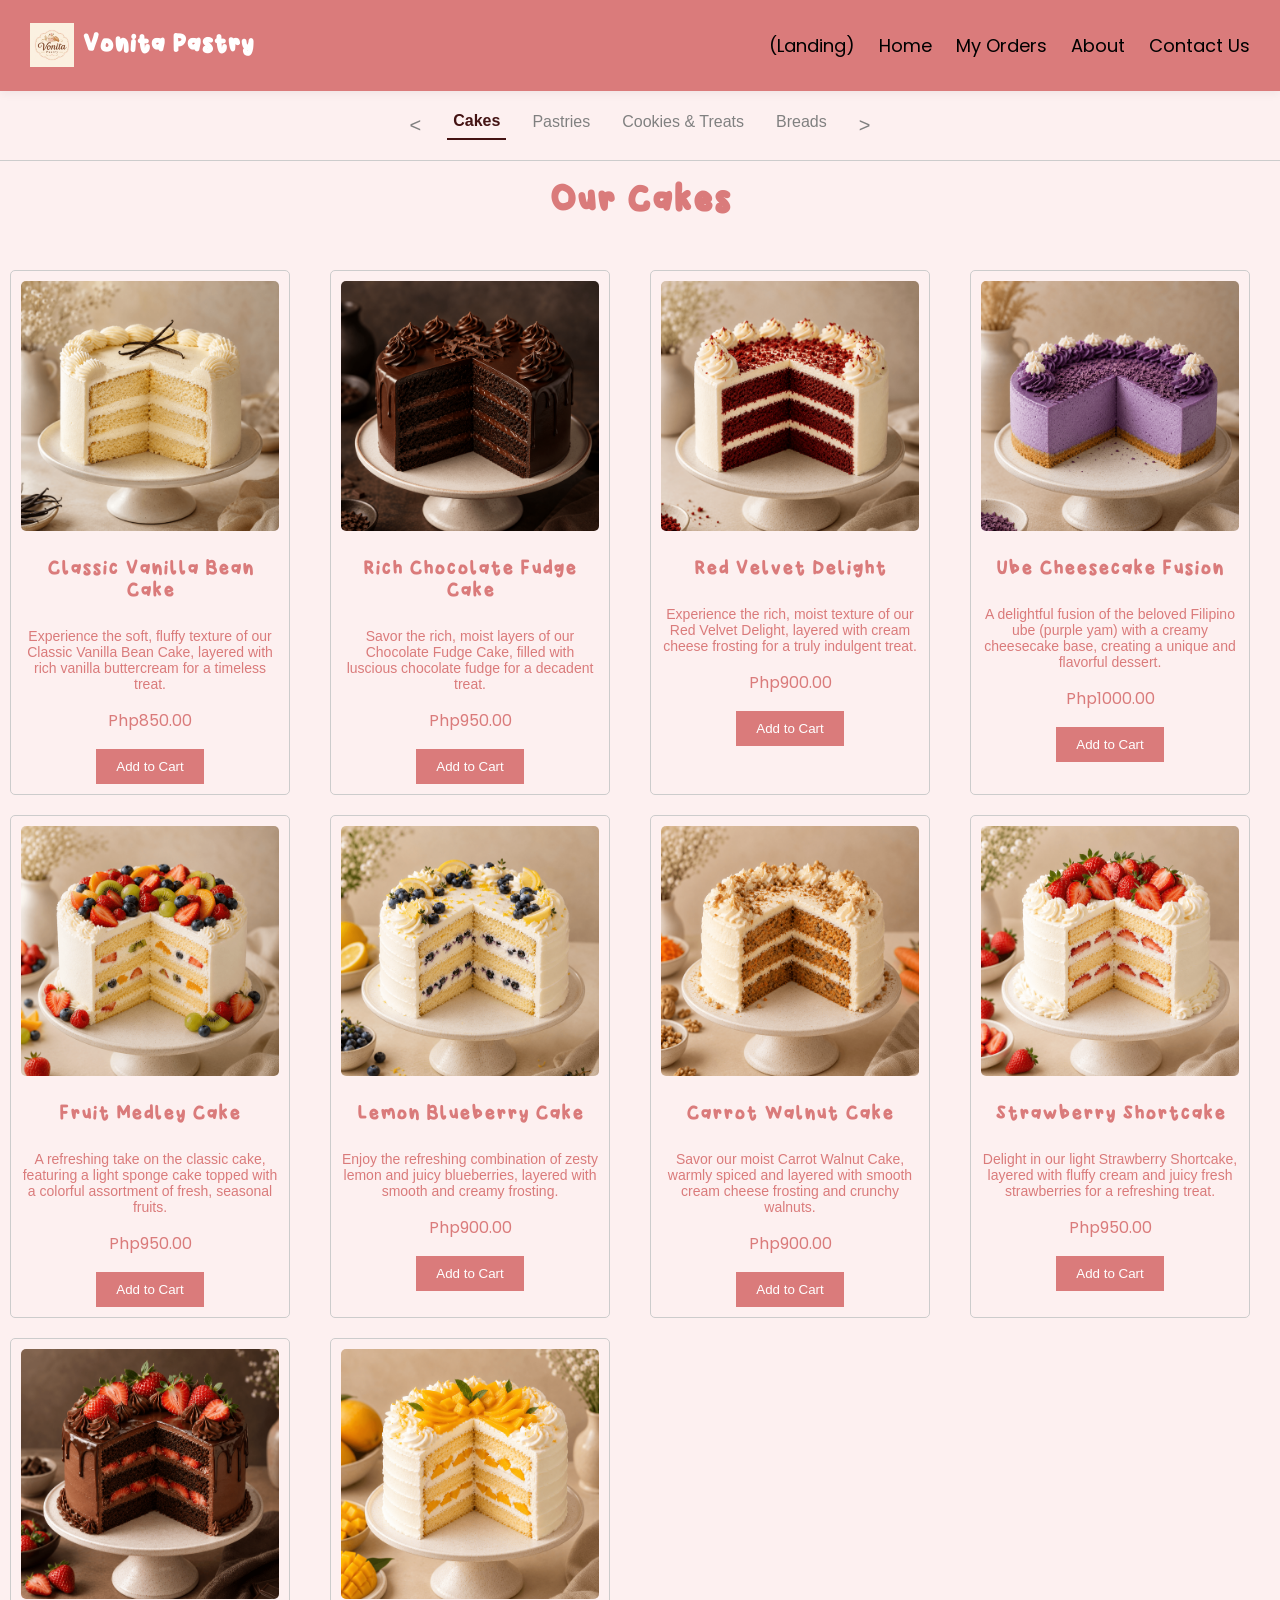
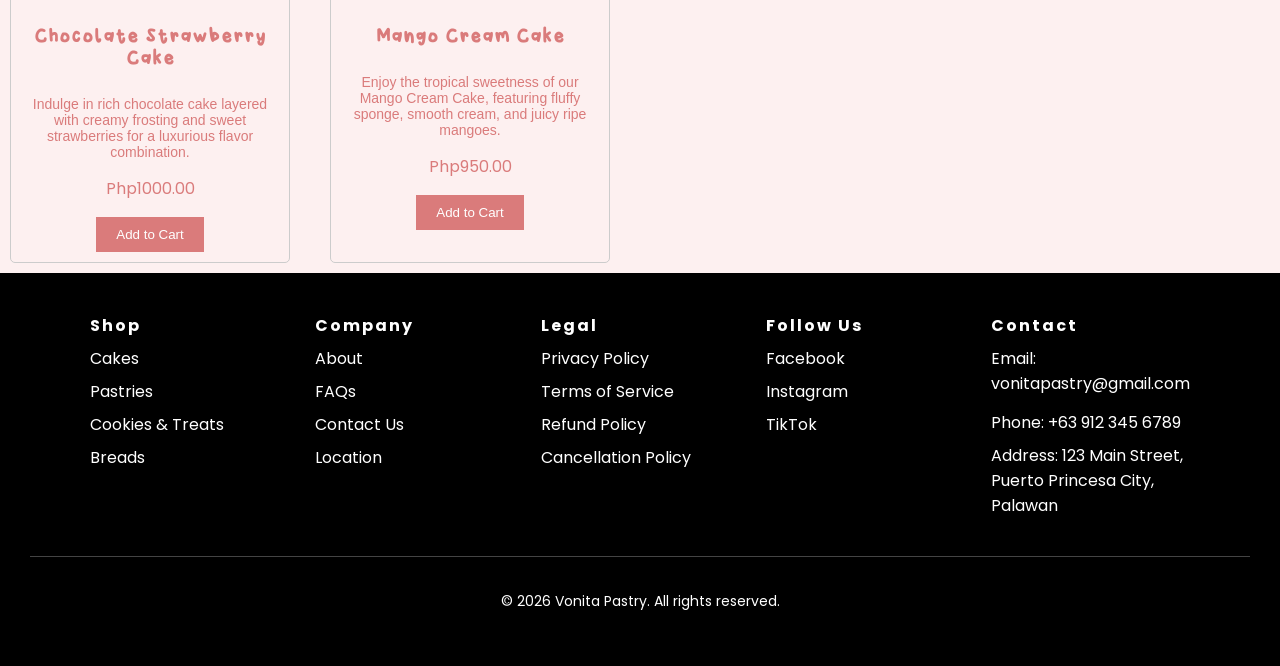
<file: shop.html>
<!DOCTYPE html>
<html lang="en">
    <head>
        <meta charset="UTF-8">
        <meta name="viewport" content="width=device-width, initial-scale=1.0">
        <title>Shop | Vonita Pastry</title>
        <link rel="stylesheet" href="style.css">
        <link rel="preconnect" href="https://fonts.googleapis.com">
        <link rel="preconnect" href="https://fonts.gstatic.com" crossorigin>
        <link href="https://fonts.googleapis.com/css2?family=Poppins:wght@400;500;600;700&display=swap" rel="stylesheet">
     </head>

 <body>
   <header>
    <div class="logo-block">
        <img class="logo-img" src="images/vonita-pastry-logo.png" alt="Vonita Pastry Logo">
        <h1 class="hero-logo">Vonita Pastry</h1>
    </div>
            <nav>
                <a href="index.html"class ="nav">(Landing)</a>
                <a href="homepage.html" class ="nav">Home</a>
                <a href="homepage.html#order" class ="nav">My Orders</a> 
                <a href="index.html#about" class ="nav">About</a> 
                <a href="index.html#contact" class ="nav">Contact Us</a>
            </nav>

    <button class="hamburger" aria-label="Menu">
    <span></span><span></span><span></span>
           </button>
          </nav>
            <div class="mobile-menu">
                 <a href="homepage.html" class ="nav">Home</a>
                <a href="shop.html" class ="nav">Shop</a> 
                <a href="index.html#about" class ="nav">About</a> 
                <a href="index.html#contact" class ="nav">Contact Us</a>
            </div>
    </header>

        <section class="section-light">
            <nav class="category-tabs">
                <button class="tab-arrow-left">&lt;</button>
                <button class="tab-btn active" data-category="cakes">Cakes</button>
                <button class="tab-btn" data-category="pastries">Pastries</button>
                <button class="tab-btn" data-category="cookies">Cookies & Treats</button>
                <button class="tab-btn" data-category="breads">Breads</button>
                <button class="tab-arrow-right">&gt;</button>
            </nav>
            <section id="cakes-section" class="category-section">
                <h2 class="product-category">Our Cakes</h2>
            <div style="display: grid; grid-template-columns: repeat(auto-fit, minmax(300px, 1fr));">      
                <div class="product-card">
                    <img src="images/classic-vanilla-bean-cake.png" alt="Classic Vanilla Bean Cake">
                    <p class="product-title">Classic Vanilla Bean Cake</p>
                    <p class="product-description">Experience the soft, fluffy texture of our Classic Vanilla Bean Cake, layered with rich vanilla buttercream for a timeless treat.</p>
                    <p class="product-price">Php850.00</p> 
                    <button class="add-to-cart-btn">Add to Cart</button>
                </div>
                <div class="product-card">
                    <img src="images/rich-chocolate-fudge-cake.png" alt="Rich Chocolate Fudge Cake">    
                    <p class="product-title">Rich Chocolate Fudge Cake</p>
                    <p class="product-description">Savor the rich, moist layers of our Chocolate Fudge Cake, filled with luscious chocolate fudge for a decadent treat.</p>
                    <p class="product-price">Php950.00</p>
                    <button class="add-to-cart-btn">Add to Cart</button>
                </div>
                <div class="product-card">
                    <img src="images/red-velvet-delight.png" alt="Red Velvet Delight">
                    <p class="product-title">Red Velvet Delight</p>
                    <p class="product-description">Experience the rich, moist texture of our Red Velvet Delight, layered with cream cheese frosting for a truly indulgent treat.</p>
                    <p class="product-price">Php900.00</p>
                    <button class="add-to-cart-btn">Add to Cart</button>
                </div>
                <div class="product-card">
                    <img src="images/ube-cheesecake-fusion.png" alt="Ube Cheesecake Fusion">
                    <p class="product-title">Ube Cheesecake Fusion</p>
                    <p class="product-description">A delightful fusion of the beloved Filipino ube (purple yam) with a creamy cheesecake base, creating a unique and flavorful dessert.</p>
                    <p class="product-price">Php1000.00</p>
                    <button class="add-to-cart-btn">Add to Cart</button>
                </div>
                <div class="product-card">
                    <img src="images/fruit-medley-cake.png" alt="Fruit Medley Cake">
                    <p class="product-title">Fruit Medley Cake</p>
                    <p class="product-description">A refreshing take on the classic cake, featuring a light sponge cake topped with a colorful assortment of fresh, seasonal fruits.</p>
                    <p class="product-price">Php950.00</p>
                    <button class="add-to-cart-btn">Add to Cart</button>
                </div>
                <div class="product-card">
                    <img src="images/lemon-blueberry-layer-cake.png" alt="Lemon Blueberry Layer Cake">
                    <p class="product-title">Lemon Blueberry Cake</p>
                    <p class="product-description">Enjoy the refreshing combination of zesty lemon and juicy blueberries, layered with smooth and creamy frosting.</p>
                    <p class="product-price">Php900.00</p>
                    <button class="add-to-cart-btn">Add to Cart</button>
                </div>
                <div class="product-card">
                    <img src="images/rustic-carrot-cake-with-walnuts.png" alt="Rustic Carrot Cake with Walnuts">
                    <p class="product-title">Carrot Walnut Cake</p>
                    <p class="product-description">Savor our moist Carrot Walnut Cake, warmly spiced and layered with smooth cream cheese frosting and crunchy walnuts.</p>
                    <p class="product-price">Php900.00</p>
                    <button class="add-to-cart-btn">Add to Cart</button>
                </div>
                <div class="product-card">
                    <img src="images/strawberry-shortcake-with-cream-layers.png" alt="Strawberry Shortcake">
                    <p class="product-title">Strawberry Shortcake</p>
                    <p class="product-description">Delight in our light Strawberry Shortcake, layered with fluffy cream and juicy fresh strawberries for a refreshing treat.</p>
                    <p class="product-price">Php950.00</p>
                    <button class="add-to-cart-btn">Add to Cart</button>
                </div>
                <div class="product-card">
                    <img src="images/decadent-chocolate-strawberry-cake.png" alt="Decadent Chocolate Strawberry Cake">
                    <p class="product-title">Chocolate Strawberry Cake</p>
                    <p class="product-description">Indulge in rich chocolate cake layered with creamy frosting and sweet strawberries for a luxurious flavor combination.</p>
                    <p class="product-price">Php1000.00</p>
                    <button class="add-to-cart-btn">Add to Cart</button>
                </div>
                <div class="product-card">
                    <img src="images/mango-cream-cake.png" alt="Mango Cream Cake">
                    <p class="product-title">Mango Cream Cake</p>
                    <p class="product-description">Enjoy the tropical sweetness of our Mango Cream Cake, featuring fluffy sponge, smooth cream, and juicy ripe mangoes.</p>
                    <p class="product-price">Php950.00</p>
                    <button class="add-to-cart-btn">Add to Cart</button>
                </div>
            </div>
        </section>

        <section id="pastries-section" class="category-section" style="display: none;">
                    <h2 class="product-category">Our Pastries</h2>
                    <div style="display: grid; grid-template-columns: repeat(auto-fit, minmax(300px, 1fr));">      
                <div class="product-card">
                    <img src="images/butter-croissant.png" alt="Butter Croissant">
                    <p class="product-title">Butter Croissant</p>
                    <p class="product-description">Enjoy our golden Butter Croissant, freshly baked with crisp flaky layers and a rich buttery center.</p>
                    <p class="product-price">Php120.00</p> 
                    <button class="add-to-cart-btn">Add to Cart</button>
                </div>
                <div class="product-card">
                    <img src="images/chocolate-croissant.png" alt="Chocolate Croissant">    
                    <p class="product-title">Chocolate Croissant</p>
                    <p class="product-description">Savor our flaky Chocolate Croissant, filled with rich chocolate and baked to golden perfection.</p>
                    <p class="product-price">Php140.00</p>
                    <button class="add-to-cart-btn">Add to Cart</button>
                </div>
                <div class="product-card">
                    <img src="images/almond-croissant.png" alt="Almond Croissant">
                    <p class="product-title">Almond Croissant</p>
                    <p class="product-description">Indulge in our buttery Almond Croissant, filled with almond cream and topped with toasted almonds and powdered sugar.</p>
                    <p class="product-price">Php160.00</p>
                    <button class="add-to-cart-btn">Add to Cart</button>
                </div>
                <div class="product-card">
                    <img src="images/danish-pastry.png" alt="Danish Pastry">
                    <p class="product-title">Danish Pastry</p>
                    <p class="product-description">Enjoy our delicate Danish Pastry, featuring buttery flaky layers with a lightly sweet and creamy filling.</p>
                    <p class="product-price">Php130.00</p>
                    <button class="add-to-cart-btn">Add to Cart</button>
                </div>
                <div class="product-card">
                    <img src="images/apple-turnover.png" alt="Apple Turnover">
                    <p class="product-title">Apple Turnover</p>
                    <p class="product-description">Taste our golden Apple Turnover, filled with warm cinnamon-spiced apples and finished with a delicate glaze.</p>
                    <p class="product-price">Php130.00</p>
                    <button class="add-to-cart-btn">Add to Cart</button>
                </div>
                <div class="product-card">
                    <img src="images/cinnamon-roll.png" alt="Cinnamon Roll">
                    <p class="product-title">Cinnamon Roll</p>
                    <p class="product-description">Enjoy our soft Cinnamon Roll, swirled with fragrant cinnamon sugar and finished with creamy glaze.</p>
                    <p class="product-price">Php150.00</p>
                    <button class="add-to-cart-btn">Add to Cart</button>
                </div>
                 <div class="product-card">
                    <img src="images/cream-cheese-danish.png" alt="Cream Cheese Danish">
                    <p class="product-title">Cream Cheese Danish</p>
                    <p class="product-description">Savor our buttery Cream Cheese Danish, filled with smooth cream cheese and baked until perfectly golden.</p>
                    <p class="product-price">Php150.00</p>
                    <button class="add-to-cart-btn">Add to Cart</button>
                </div>
                <div class="product-card">
                    <img src="images/fruit-tart.png" alt="Fruit Tart">
                    <p class="product-title">Fruit Tart</p>
                    <p class="product-description">Enjoy our elegant Fruit Tart, featuring a crisp pastry shell, creamy filling, and a colorful assortment of fresh fruits.</p>
                    <p class="product-price">Php180.00</p>
                    <button class="add-to-cart-btn">Add to Cart</button>
                </div>
                 <div class="product-card">
                    <img src="images/chocolate-eclair.png" alt="Chocolate Éclair">
                    <p class="product-title">Chocolate Éclair</p>
                    <p class="product-description">Indulge in our Chocolate Éclair, filled with silky cream and topped with a rich glossy chocolate glaze.</p>
                    <p class="product-price">Php150.00</p>
                    <button class="add-to-cart-btn">Add to Cart</button>
                </div>
                 <div class="product-card">
                    <img src="images/vanilla-eclair.png" alt="Vanilla Éclair">
                    <p class="product-title">Vanilla Éclair</p>
                    <p class="product-description">Savor our delicate Vanilla Éclair, filled with smooth vanilla cream and finished with a refined sweet glaze.</p>
                    <p class="product-price">Php140.00</p>
                    <button class="add-to-cart-btn">Add to Cart</button>
                </div>
            </div>
        </section>

        <section id="cookies-section" class="category-section" style="display: none;">
                    <h2 class="product-category">Our Cookies and Treats</h2>
                    <div style="display: grid; grid-template-columns: repeat(auto-fit, minmax(300px, 1fr));">      
                <div class="product-card">
                    <img src="images/chocolate-chip-cookies.png" alt="Chocolate Chip Cookies">
                    <p class="product-title">Chocolate Chip Cookies</p>
                    <p class="product-description">Enjoy our classic Chocolate Chip Cookies, baked soft and chewy with generous pockets of rich chocolate.</p>
                    <p class="product-price">Php90.00</p> 
                    <button class="add-to-cart-btn">Add to Cart</button>
                </div>
                <div class="product-card">
                    <img src="images/double-chocolate-cookies.png" alt="Double Chocolate Cookies">    
                    <p class="product-title">Double Chocolate Cookies</p>
                    <p class="product-description">Satisfy your chocolate cravings with our rich Double Chocolate Cookies, soft-baked with generous chocolate chunks.</p>
                    <p class="product-price">Php100.00</p>
                    <button class="add-to-cart-btn">Add to Cart</button>
                </div>
                <div class="product-card">
                    <img src="images/red-velvet-cookies.png" alt="Red Velvet Cookies">
                    <p class="product-title">Red Velvet Cookies</p>
                    <p class="product-description">Enjoy our soft Red Velvet Cookies, combining rich cocoa flavor with a delicate sweetness and creamy chocolate accents.</p>
                    <p class="product-price">Php100.00</p>
                    <button class="add-to-cart-btn">Add to Cart</button>
                </div>
                <div class="product-card">
                    <img src="images/oatmeal-raisin-cookies.png" alt="Oatmeal Raisin Cookies">
                    <p class="product-title">Oatmeal Raisin Cookies</p>
                    <p class="product-description">Savor our chewy Oatmeal Raisin Cookies, packed with wholesome oats, plump raisins, and warm cinnamon flavor.</p>
                    <p class="product-price">Php90.00</p>
                    <button class="add-to-cart-btn">Add to Cart</button>
                </div>
                <div class="product-card">
                    <img src="images/butter-cookies.png" alt="Butter Cookies">
                    <p class="product-title">Butter Cookies</p>
                    <p class="product-description">Delight in our delicate Butter Cookies, baked to a crisp golden finish with a rich, buttery flavor.</p>
                    <p class="product-price">Php80.00</p>
                    <button class="add-to-cart-btn">Add to Cart</button>
                </div>
                <div class="product-card">
                    <img src="images/brown-butter-madeleines.png" alt="Brown Butter Madeleines">
                    <p class="product-title">Brown Butter Madeleines</p>
                    <p class="product-description">Enjoy our tender Brown Butter Madeleines, delicately sweet with a rich nutty flavor and golden edges.</p>
                    <p class="product-price">Php100.00</p>
                    <button class="add-to-cart-btn">Add to Cart</button>
                </div>
                <div class="product-card">
                    <img src="images/chocolate-brownies.png" alt="Chocolate Brownies">
                    <p class="product-title">Chocolate Brownies</p>
                    <p class="product-description">Savor our rich Chocolate Brownies, baked with a fudgy center and deep chocolate flavor in every bite.</p>
                    <p class="product-price">Php100.00</p>
                    <button class="add-to-cart-btn">Add to Cart</button>
                </div>
                <div class="product-card">
                    <img src="images/fudge-brownies.png" alt="Fudge Brownies">
                    <p class="product-title">Fudge Brownies</p>
                    <p class="product-description">Indulge in our decadent Fudge Brownies, irresistibly dense and gooey with an intense chocolate flavor.</p>
                    <p class="product-price">Php110.00</p>
                    <button class="add-to-cart-btn">Add to Cart</button>
                </div>
                <div class="product-card">
                    <img src="images/lemon-bars.png" alt="Lemon Bars">
                    <p class="product-title">Lemon Bars</p>
                    <p class="product-description">Brighten your day with our zesty Lemon Bars, featuring a buttery crust and smooth, refreshing lemon filling.</p>
                    <p class="product-price">Php100.00</p>
                    <button class="add-to-cart-btn">Add to Cart</button>
                </div>
                <div class="product-card">
                    <img src="images/mini-cheesecake-bites.png" alt="Mini Cheesecake Bites">
                    <p class="product-title">Mini Cheesecake Bites</p>
                    <p class="product-description">Enjoy our creamy Mini Cheesecake Bites, featuring a buttery crust and smooth cheesecake filling in every bite.</p>
                    <p class="product-price">Php120.00</p>
                    <button class="add-to-cart-btn">Add to Cart</button>
                </div>
            </div>
        </section>

        <section id="breads-section" class="category-section" style="display: none;">
                    <h2 class="product-category">Our Breads</h2>
                    <div style="display: grid; grid-template-columns: repeat(auto-fit, minmax(300px, 1fr));">      
                <div class="product-card">
                    <img src="images/classic-milk-bread.png" alt="Classic Milk Bread">
                    <p class="product-title">Classic Milk Bread</p>
                    <p class="product-description">Enjoy our soft and fluffy Classic Milk Bread, delicately sweet with a tender texture perfect for any occasion.</p>
                    <p class="product-price">Php140.00</p> 
                    <button class="add-to-cart-btn">Add to Cart</button>
                </div>
               <div class="product-card">
                    <img src="images/brioche-loaf.png" alt="Brioche Loaf">
                    <p class="product-title">Brioche Loaf</p>
                    <p class="product-description">Savor our buttery Brioche Loaf, rich and tender with a beautifully golden crust and soft pillowy interior.</p>
                    <p class="product-price">Php180.00</p> 
                    <button class="add-to-cart-btn">Add to Cart</button>
                </div>
                <div class="product-card">
                    <img src="images/cinnamon-raisin-bread.png" alt="Cinnamon Raisin Bread">
                    <p class="product-title">Cinnamon Raisin Bread</p>
                    <p class="product-description">Enjoy our soft Cinnamon Raisin Bread, swirled with fragrant cinnamon and sweet plump raisins.</p>
                    <p class="product-price">Php160.00</p> 
                    <button class="add-to-cart-btn">Add to Cart</button>
                </div>
                <div class="product-card">
                    <img src="images/garlic-cream-cheese-bread.png" alt="Garlic Cream Cheese Bread">
                    <p class="product-title">Garlic Cream Cheese Bread</p>
                    <p class="product-description">Indulge in our savory Garlic Cream Cheese Bread, filled with creamy cheese and infused with rich roasted garlic flavor.</p>
                    <p class="product-price">Php150.00</p> 
                    <button class="add-to-cart-btn">Add to Cart</button>
                </div>
                <div class="product-card">
                    <img src="images/chocolate-babka.png" alt="Chocolate Babka">
                    <p class="product-title">Chocolate Babka</p>
                    <p class="product-description">Treat yourself to our rich Chocolate Babka, featuring soft braided bread swirled with luscious chocolate filling.</p>
                    <p class="product-price">Php250.00</p> 
                    <button class="add-to-cart-btn">Add to Cart</button>
                </div>
                <div class="product-card">
                    <img src="images/banana-bread.png" alt="Banana Bread">
                    <p class="product-title">Banana Bread</p>
                    <p class="product-description">Savor our moist Banana Bread, naturally sweet and warmly baked with ripe bananas for a comforting homemade flavor.</p>
                    <p class="product-price">Php150.00</p> 
                    <button class="add-to-cart-btn">Add to Cart</button>
                </div>
                <div class="product-card">
                    <img src="images/ube-cheese-bread.png" alt="Ube Cheese Bread">
                    <p class="product-title">Ube Cheese Bread</p>
                    <p class="product-description">Enjoy our soft Ube Cheese Bread, combining sweet Filipino ube with a creamy, savory cheese filling.</p>
                    <p class="product-price">Php150.00</p> 
                    <button class="add-to-cart-btn">Add to Cart</button>
                </div>
                <div class="product-card">
                    <img src="images/filipino-ensaymada.png" alt="Ensaymada">
                    <p class="product-title">Ensaymada</p>
                    <p class="product-description">Delight in our soft Filipino Ensaymada, topped with creamy butter, sugar, and delicate grated cheese.</p>
                    <p class="product-price">Php130.00</p> 
                    <button class="add-to-cart-btn">Add to Cart</button>
                </div>
            </div>
            </section>
        </section>

        <footer>
            <div class="footer-columns">
                <div class="footer-col">
                        <a class="footer-nav" style="font-weight: bold; letter-spacing: 2px;" >Shop</a>
                        <a href="shop.html#cakes-section" class="footer-nav" >Cakes</a>
                        <a href="shop.html#pastries-section" class="footer-nav" >Pastries</a>
                        <a href="shop.html#cookies-section" class="footer-nav" >Cookies & Treats</a>
                        <a href="shop.html#breads-section" class="footer-nav" >Breads</a>
                </div>
                <div class="footer-col">
                        <a class="footer-nav" style="font-weight: bold; letter-spacing: 2px;" >Company</a>
                        <a href="index.html#about" class="footer-nav">About</a>
                        <a href="index.html#faqs" class="footer-nav">FAQs</a>
                        <a href="index.html#contact" class="footer-nav">Contact Us</a>
                        <a href="index.html#contact" class="footer-nav">Location</a>
                </div>
                <div class="footer-col">
                        <a class="footer-nav" style="font-weight: bold; letter-spacing: 2px;" >Legal</a>
                        <a class="footer-nav">Privacy Policy</a>
                        <a class="footer-nav">Terms of Service</a>
                        <a class="footer-nav">Refund Policy</a>
                        <a class="footer-nav">Cancellation Policy</a>
                </div>
                <div class="footer-col">
                        <a class="footer-nav" style="font-weight: bold; letter-spacing: 2px;" >Follow Us</a>
                        <a class="footer-nav">Facebook</a>
                        <a class="footer-nav">Instagram</a>
                        <a class="footer-nav">TikTok</a>
                </div>
                <div class="footer-col">
                        <a class="footer-nav" style="font-weight: bold; letter-spacing: 2px;" >Contact</a>
                        <a class="footer-nav">Email: vonitapastry@gmail.com</p>
                        <a class="footer-nav">Phone: +63 912 345 6789</a>
                        <a class="footer-nav">Address: 123 Main Street, Puerto Princesa City, Palawan</a>
                </div>
            </div>
            <div class="footer-bottom">
                <p style="color: white;">© 2026 Vonita Pastry. All rights reserved.</p>
            </div>
        </footer>
        <script src="script.js"></script>
     </body>
</html>
</file>
<file: style.css>
@font-face { 
    font-family: 'Winkle';
    src: url('fonts/Winkle-Regular.ttf') format('truetype');
}

:root {
    --text-dark: #441313;
    --white: #ffffff;
    --bg-light: #fdf7f7;
    --border: #cccccc;
    --transition: 0.3s ease;
    --primary: rgb(218, 123, 123);
}

.hero-logo {
    color: white;
    font-size: 32px;
    font-family: 'Winkle';
    text-align: left;
}


h3 {
    color: black;
    font-size: 36px;
    font-family: 'Winkle', cursive;
}

h4 {
    color: black;
    font-size: 20px;
    font-family: 'Winkle', cursive;
}

h5{
    color: grey;
    font-size: 16px;
    font-family: 'Winkle', cursive;
}

p{
    color: black;
    font-size: 14px;
}

body {
    font-family: 'Poppins', sans-serif;
}

nav {
    display: flex;
    gap: 24px;
    align-items: center;
}

.nav {
    color: black;
    font-size: 18px;
    text-decoration: none;
    transition: color 0.3s ease;
    font-family: 'Poppins', sans-serif;
}

.nav:hover {
    color: white;
}

.footer-nav{
    color: white;
    font-size: 16px;
    display: block; 
    text-decoration: none; 
    margin-bottom: 8px; 
    transition: color 0.3s ease;
}

.footer-nav:hover{
    color: rgb(218, 123, 123);
}

.footer-bottom{ 
    border-top: 1px solid #444; 
    margin-top: 30px; padding-top: 
    20px; text-align: center;
}

.logo-block {
    display: flex;
    align-items: center;
    gap: 8px;
}

.logo-img {
    width: 44px;
    height: 44px;
    object-fit: contain;
}

.nav-cta{

    color: rgb(68, 19, 19);
    font-size: 20px;
    padding: 12px 28px; 
    border-radius: 25px; 
    background-color: white;
    color:rgb(218, 123, 123); 
    text-decoration: none; 
    display: inline-block; 
    font-family: 'Winkle';
    text-align: center;
}

header{
    background-color: rgb(218, 123, 123);
    padding: 10px 30px;
    display: flex;
    justify-content: space-between;
    align-items: center;
    position: sticky;
    top: 0;
    z-index: 1000;
    box-shadow: 0 2px 10px rgba(0, 0, 0, 0.06);
    box-sizing: border-box;
    width: 100%;
}


.cta-btn{
    color: rgb(68, 19, 19);
    font-size: 16px;
    padding: 12px 28px; 
    border-radius: 25px; 
    background-color: rgb(218, 123, 123); 
    color: white; 
    text-decoration: none; 
    display: inline-block; 
    margin-top: 10px;
    text-align: center;
    font-family: 'Winkle';
}

.view-all-btn{
    background-color: rgb(218, 123, 123);
    color: white;
    border: 1px solid #ccc;
    padding: 10px 20px;
    cursor: pointer;
    display: inline-block;
    align-self: center;
    margin-top: 20px;
}

.background1{
    color: rgb(68, 19, 19);
}

.header-title { 
    
    color: rgb(218, 123, 123);
    text-align: center;
    margin-top: 20px;
    font-size: 100px;
    font-family: 'Winkle';
    -webkit-text-stroke: 0.1px white;
}

.section-title1 {   
    color: rgb(218, 123, 123);
    text-align: center;
    margin-top: 20px;
    font-size: 54px;
    font-family: 'Winkle';
}

.section-title2 {   
    color: rgb(218, 123, 123);
    text-align: center;
    margin-top: 20px;
    font-size: 54px;
    font-family: 'Winkle';
    -webkit-text-stroke: 0.1px white;
}

.header-description {
    color: black;
    font-size: 14px;
    text-align: center;
    margin-bottom: 20px;
    font-family: 'Inter', sans-serif;
}  

.contact {
    color: rgb(218, 123, 123);
    text-align: center;
    margin-top: 20px;
    font-size: 24px;
    font-family: 'Winkle';
}

footer{
    background-color: black;
    padding: 40px 30px;
}

.footer-columns {
    display: grid; 
    grid-template-columns: repeat(5, 1fr); 
    gap: 30px;
    max-width: 1100px; 
    margin: 0 auto;
}
.footer-col h4 {
    color: white; 
    margin-bottom: 15px;
}

.product-category {
    color: rgb(218, 123, 123);
    text-align: center;
    margin-top: 20px;
    font-size: 46px;
    font-family: 'Winkle';
}

.product-title {
     color: rgb(218, 123, 123);
    text-align: center;
    margin-top: 20px;
    font-size: 26px;
    font-family: 'Winkle';
}


.dashboard-container {
    max-width: 1200px;
    margin: 0 auto;
}

.dashboard-grid {
    display: grid;
    grid-template-columns: repeat(4, minmax(0, 1fr));
    gap: 24px;
}
.dashboard-card {
    background-color: #fffafa;
    border: 1px solid #f0dddd;
    border-radius: 14px;
    padding: 28px 22px;
    text-align: center;
    box-shadow: 0 4px 16px rgba(70, 35, 35, 0.04);
    transition: transform 0.25s ease, box-shadow 0.25s ease;
}
.dashboard-card:hover {
    transform: translateY(-4px);
    box-shadow: 0 8px 24px rgba(70, 35, 35, 0.08);
}
.dashboard-title {
    color: #b95f6b;
    font-family: 'Poppins', sans-serif;
    font-size: 16px;
    font-weight: 600;
    margin: 0 0 18px;
}
.dashboard-number {
    color: #b95f6b;
    font-family: 'Poppins', sans-serif;
    font-size: 48px;
    font-weight: 600;
    line-height: 1.2;
    margin: 0 0 16px;
}
.dashboard-description {
    color: #666;
    font-family: 'Poppins', sans-serif;
    font-size: 13px;
    line-height: 1.8;
    margin: 0;
}


.product-card{
    border: 1px solid #ccc;
    border-radius: 5px;
    padding: 10px;
    margin: 10px;
    text-align: center;
    width: 280px;
    flex-shrink: 0;
}

.product-card img{
    width: 100%;
    height: 250px;
    border-radius: 5px;
    object-fit: cover;
}

.product-description{
    color: rgb(218, 123, 123);
    font-size: 14px;
    font-family: 'Inter', sans-serif;
}

.product-price {
    color: rgb(218, 123, 123);
    font-size: 16px;
}

.add-to-cart-btn{
    background-color: rgb(218, 123, 123);
    color: white;
    border: none;
    padding: 10px 20px;
    cursor: pointer;
}

.reason-card{
    border: 1px solid #ccc;
    border-radius: 5px;
    padding: 10px;
    margin: 10px;
    text-align: center;
    width: 250px;
    flex-shrink: 0;
}

.reason-card img{
    width: 100%;
    height: 200px;
    border-radius: 5px;
    object-fit: cover;
}

.review-card {
    display: flex;
    flex-direction: column;
    align-items: flex-start;
    background-color: #fff;
    border: 1px solid #f0dddd;
    border-radius: 14px;
    padding: 28px;
    box-shadow: 0 4px 16px rgba(70, 35, 35, 0.04);
    transition: transform 0.25s ease, box-shadow 0.25s ease;
}
.review-card:hover {
    transform: translateY(-4px);
    box-shadow: 0 8px 24px rgba(70, 35, 35, 0.08);
}

.reviews-container {
    max-width: 1150px;
    margin: 0 auto;
}
.hero-section3 .section-title2 {
    text-align: center;
    margin-bottom: 12px;
}
.reviews-subtitle {
    text-align: center;
    color: white;
    font-family: 'Poppins', sans-serif;
    font-size: 15px;
    line-height: 1.7;
    margin: 0 auto 38px;
}
.reviews-grid {
    display: grid;
    grid-template-columns: repeat(3, minmax(0, 1fr));
    gap: 24px;
    align-items: stretch;
}
.review-stars {
    color: #d49a45;
    font-size: 19px;
    letter-spacing: 3px;
    margin: 0 0 18px;
}
.review-text {
    color: #484040;
    font-family: 'Poppins', sans-serif;
    font-size: 14px;
    font-style: normal;
    line-height: 1.9;
    margin: 0 0 22px;
    flex-grow: 1;
}
.review-author {
    color: #b95f6b;
    font-family: 'Poppins', sans-serif;
    font-size: 14px;
    font-weight: 600;
    margin: auto 0 0;
    padding-top: 16px;
    border-top: 1px solid #f3e7e7;
    width: 100%;
}

.section-light {
     background-color: #fdf0f0; 
     min-height: 100vh;
     display: flex;
     flex-direction: column;
     justify-content: center;
}

.section-white {
     background-color: white; 
     min-height: 100vh;
     display: flex;
     flex-direction: column;
     justify-content: center;
}

.intro-text {
    text-align: center;    

}

.history-card{
    border: 1px solid #ccc;
    border-radius: 5px;
    padding: 10px;
    margin: 10px;
    text-align: center;
    width: 280px;
    flex-shrink: 0;
    background-color: white;
}

.hamburger {
  display: none;
  flex-direction: column;
  gap: 5px;
  cursor: pointer;
  padding: 4px;
  background: none;
  border: none;
}
.hamburger span {
  display: block;
  width: 24px; height: 2px;
  background: var(--text-dark);
  border-radius: 2px;
  transition: var(--transition);
}

.hamburger.open span:nth-child(1) { 
    transform: translateY(7px) rotate(45deg); 
}

.hamburger.open span:nth-child(2) { 
    opacity: 0; 
}

.hamburger.open span:nth-child(3) {
     transform: translateY(-7px) rotate(-45deg); 
}

.mobile-menu {
  display: none;
  position: fixed;
  top: 72px; left: 0; right: 0;
  background: var(--white);
  border-bottom: 1px solid var(--border);
  padding: 1.5rem 5%;
  z-index: 99;
  flex-direction: column;
  gap: 1.25rem;
}

.mobile-menu.open { 
    display: flex; 
}

.mobile-menu a {
  font-size: 1.05rem;
  font-weight: 500;
  color: var(--text-dark);
  text-decoration: none;
  padding: 0.5rem 0;
  border-bottom: 1px solid var(--border);
  transition: color var(--transition);
}

.mobile-menu a:hover { 
    color: var(--cobalt); 
}

.mobile-menu a.nav-cta {
  background: var(--cobalt);
  color: var(--white);
  text-align: center;
  padding: 0.75rem;
  border-radius: 100px;
  border: none;
  font-family: 'Winkle';
}

.category-tabs { 
    display: flex; 
    align-items: center; 
    justify-content: center; 
    gap: 20px; 
    padding: 20px; 
    border-bottom: 1px solid #ccc;
}

.tab-btn { 
    background: none; 
    border: none; 
    font-size: 16px; 
    color: grey; 
    cursor: pointer; 
    padding-bottom: 8px;
}

.tab-btn.active { 
    color: rgb(68, 19, 19); 
    border-bottom: 2px solid rgb(68, 19, 19); 
    font-weight: bold;
}

.tab-arrow-left {
    background: none; 
    border: none; 
    font-size: 20px; 
    cursor: pointer; 
    color: grey;
}

.tab-arrow-right { 
    background: none; 
    border: none; 
    font-size: 20px; 
    cursor: pointer; 
    color: grey;
}

.hero-badge {
    display: inline-block; 
    background-color: rgb(218, 123, 123); 
    color: white; 
    padding: 6px 16px; 
    border-radius: 20px; 
    font-size: 14px; 
    margin: 0 auto 10px auto;
    font-family: 'Winkle';
 }

.intro-card { 
    background-color: rgba(255, 255, 255, 0.8);
    border-radius: 20px; 
    padding: 30px; 
    margin: 20px auto; 
    max-width: 900px; 
    box-shadow: 0 4px 12px rgba(0,0,0,0.08);
    text-align: center;
}

.carousel-dots { 
    display: flex; 
    justify-content: center; 
    gap: 8px; 
    margin-top: 15px;
}

.dot { 
    width: 10px; 
    height: 10px; 
    border-radius: 50%; 
    background-color: #ccc; 
    cursor: pointer;
}

.dot.active { 
    background-color: rgb(218, 123, 123);
}

.hero-section1 { 
    background-image: url('images/vonita-pastry-shopfront.png'); 
    background-size: cover; 
    background-position: center; 
    background-repeat: no-repeat;
}

.hero-section2 {
    background-image: url('images/vonita-pastry-cashier.png'); 
    background-size: cover; 
    background-position: center; 
    background-repeat: no-repeat;
    padding: 60px 20px;
}

.hero-section3 { 
    background-image: url('images/vonita-pastry-customer.png'); 
    background-size: cover; 
    background-position: center; 
    background-repeat: no-repeat;
}

.auth-main {
    display: flex;
    align-items: center;
    justify-content: center;
    min-height: calc(100vh - 68px);
    padding: 40px 20px;
    background-color: var(--bg-light);
}

.auth-card {
    box-sizing: border-box;
    width: 100%;
    max-width: 420px;
    padding: 40px;
    background-color: var(--white);
    border-radius: 12px;
    box-shadow: 0 4px 16px rgba(0, 0, 0, 0.08);
    text-align: center;
}

.auth-card h3,
.auth-card h4 {
    margin-top: 0;
    margin-bottom: 8px;
}

.auth-card > p {
    margin-top: 8px;
    margin-bottom: 24px;
    color: #555;
    font-size: 15px;
}

.form-group {
    margin-bottom: 18px;
    text-align: left;
}

.form-group label {
    display: block;
    margin-bottom: 6px;
    color: var(--text-dark);
    font-size: 14px;
    font-weight: bold;
}

.form-group input,
.form-group textarea {
    box-sizing: border-box;
    width: 100%;
    padding: 12px 14px;
    border: 1px solid var(--border);
    border-radius: 8px;
    font-family: inherit;
    font-size: 15px;
    transition: border-color var(--transition);
}

.form-group input:focus,
.form-group textarea:focus {
    outline: none;
    border-color: var(--primary);
}

.form-group textarea {
    min-height: 90px;
    resize: vertical;
}

.form-check {
    display: flex;
    align-items: flex-start;
    gap: 8px;
    margin-bottom: 20px;
    font-size: 14px;
    text-align: left;
}

.form-check input {
    margin-top: 3px;
    width: auto;
}

.form-check label {
    color: var(--text-dark);
}

.auth-btn {
    box-sizing: border-box;
    width: 100%;
    padding: 13px;
    border: none;
    border-radius: 8px;
    background-color: var(--primary);
    color: var(--white);
    font-family: inherit;
    font-size: 16px;
    cursor: pointer;
    transition: opacity var(--transition);
}

.auth-btn:hover {
    opacity: 0.85;
}

.auth-link {
    display: inline-block;
    margin-bottom: 16px;
    color: var(--primary);
    font-size: 14px;
    text-decoration: none;
}

.auth-link:hover {
    text-decoration: underline;
}

.auth-footer-text {
    margin-top: 30px;
    margin-bottom: 0;
    font-size: 14px;
}

.auth-footer-text a {
    color: var(--primary);
    font-weight: bold;
    text-decoration: none;
}

.auth-footer-text a:hover {
    text-decoration: underline;
}

.faq-section {
    padding: 70px 20px;
    background-color: #fffafa;
}

.faq-container {
    max-width: 800px;
    margin: 0 auto;
}

.faq-section .section-title1 {
    text-align: center;
    margin-bottom: 12px;
}

.faq-subtitle {
    text-align: center;
    color: #777;
    font-family: 'Poppins', sans-serif;
    font-size: 15px;
    line-height: 1.7;
    margin: 0 auto 35px;
}

.faq-list {
    display: flex;
    flex-direction: column;
    gap: 12px;
}

.faq-item {
    background-color: #fff;
    border: 1px solid #f0dddd;
    border-radius: 10px;
    padding: 0 20px;
    transition: border-color 0.3s ease, box-shadow 0.3s ease;
}

.faq-item:hover {
    border-color: #da7b7b;
}

.faq-item[open] {
    border-color: #da7b7b;
    box-shadow: 0 4px 14px rgba(218, 123, 123, 0.08);
}

.faq-question {
    color: #b95f6b;
    font-weight: 600;
    font-family: 'Poppins', sans-serif;
    font-size: 16px;
    line-height: 1.6;
    padding: 20px 30px 20px 0;
    cursor: pointer;
    position: relative;
    list-style: none;
}

.faq-question::-webkit-details-marker {
    display: none;
}

.faq-question::after {
    content: "+";
    position: absolute;
    right: 0;
    top: 50%;
    transform: translateY(-50%);
    color: #da7b7b;
    font-size: 24px;
    font-weight: 400;
}

.faq-item[open] .faq-question::after {
    content: "−";
}

.faq-answer {
    color: #555;
    font-weight: 400;
    font-family: 'Poppins', sans-serif;
    font-size: 14px;
    line-height: 1.8;
    margin: 0;
    padding: 0 0 20px;
}

#contact h2 { text-align: center; }
.contact-intro { text-align: center; }

.contact-wrapper {
    display: grid;
    grid-template-columns: 1fr 1.3fr;
    gap: 40px;
    max-width: 1100px;
    width: 100%;
    margin: 0 auto;
    padding: 0 30px;
    box-sizing: border-box;
    align-items: start;
}

.contact-item h4 { 
    color: rgb(68, 19, 19); 
    margin-bottom: 4px; 
}

.contact-item p { 
    margin-top: 0; 
    margin-bottom: 16px; 
}

.contact-info a { 
    color: rgb(218, 123, 123); 
    text-decoration: none; 
}

.contact-info a:hover { 
    color: rgb(68, 19, 19); 
}

.contact-right label { 
    display: block; margin-bottom: 6px; 
}

.contact-right input,
.contact-right textarea {
    width: 100%;
    padding: 10px;
    border: 1px solid #ccc;
    border-radius: 5px;
    margin-bottom: 12px;
    font-family: inherit;
    box-sizing: border-box;
}

.contact-right button {
    background-color: rgb(218, 123, 123);
    color: white;
    border: none;
    padding: 10px 20px;
    cursor: pointer;
    font-family: inherit;
}

.contact-right iframe {
    width: 100%;
    height: 250px;
    border: 0;
    border-radius: 10px;
    margin-top: 20px;
}

.auth-section {
    min-height: 100vh;          
    display: flex;
    flex-direction: column;
    align-items: center;
    justify-content: center;
    padding: 20px;
}

.auth-section form {
    width: 100%;
    max-width: 400px;
    background: white;
    padding: 30px;
    border-radius: 10px;
    box-sizing: border-box;
    border: 1px solid #ccc;
}

label { 
    display: block; 
    margin-bottom: 6px; 
}

input {
    width: 100%;               
    padding: 10px;
    border: 1px solid #ccc;
    border-radius: 5px;
    font-family: 'Poppins', sans-serif;        
    box-sizing: border-box; 
}

input:focus { 
    outline: 2px solid rgb(218, 123, 123); 
    border-color: rgb(218, 123, 123); 
}

button[type="submit"] {
    width: 100%;
    padding: 10px;
    background: rgb(218, 123, 123);
    color: white;
    border: none;
    border-radius: 5px;
    margin-top: 10px;
    cursor: pointer;
    font-family: 'Poppins', sans-serif;
}

button[type="submit"]:hover { background: rgb(180, 100, 100); }

@media (max-width: 768px) {
    nav { display: none; }
    .hamburger { display: flex; }
    .contact-wrapper { grid-template-columns: 1fr; }
}
@media (max-width: 480px) {
    .auth-main {
        padding: 24px 16px;
    }
    .auth-card {
        padding: 28px 20px;
    }
}

@media (max-width: 600px) {
    .faq-section {
        padding: 45px 16px;
    }
    .faq-item {
        padding: 0 16px;
    }
    .faq-question {
        font-size: 14px;
        padding: 17px 28px 17px 0;
    }
    .faq-answer {
        font-size: 13px;
    }
    .faq-subtitle {
        font-size: 13px;
    }
}
@media (max-width: 900px) {
    .reviews-grid {
        grid-template-columns: repeat(2, minmax(0, 1fr));
        gap: 18px;
    }
}
@media (max-width: 600px) {
    .hero-section3 {
        padding: 45px 16px;
    }
    .reviews-grid {
        grid-template-columns: 1fr;
        gap: 16px;
    }
    .review-card {
        padding: 22px;
    }
    .reviews-subtitle {
        font-size: 13px;
        margin-bottom: 28px;
    }
    .review-text {
        font-size: 13px;
    }
}


*,
*::before,
*::after {
    box-sizing: border-box;
}

html {
    width: 100%;
    max-width: 100%;
    overflow-x: clip;
}

body {
    width: 100%;
    max-width: 100%;
    margin: 0;
    overflow-x: clip;
}

/* ===== Cart ===== */
.cart-notice {
    max-width: 600px;
    margin: 0 auto 20px;
    padding: 12px 16px;
    border-radius: 8px;
    background-color: #fdeeee;
    color: var(--text-dark);
    font-family: 'Poppins', sans-serif;
    text-align: center;
}

.cart-notice a {
    color: var(--primary);
    font-weight: 600;
}

.cart-main {
    min-height: calc(100vh - 68px);
    padding: 40px 20px;
    background-color: var(--bg-light);
    font-family: 'Poppins', sans-serif;
}

.cart-container {
    max-width: 1000px;
    margin: 0 auto;
    padding: 32px;
    background-color: var(--white);
    border-radius: 12px;
    box-shadow: 0 4px 16px rgba(0, 0, 0, 0.08);
}

.cart-title {
    margin-top: 0;
    color: var(--primary);
    font-family: 'Winkle';
    font-size: 48px;
    text-align: center;
}

.cart-empty {
    padding: 30px 0;
    color: #555;
    text-align: center;
}

.cart-table {
    width: 100%;
    border-collapse: collapse;
}

.cart-table th {
    padding: 12px;
    border-bottom: 2px solid #f0dddd;
    color: var(--text-dark);
    font-size: 14px;
    text-align: left;
}

.cart-table td {
    padding: 14px 12px;
    border-bottom: 1px solid #f3e6e6;
    color: var(--text-dark);
    vertical-align: middle;
}

.cart-product {
    display: flex;
    align-items: center;
    gap: 14px;
}

.cart-product img {
    width: 70px;
    height: 70px;
    border-radius: 8px;
    object-fit: cover;
}

.cart-qty {
    width: 64px;
    padding: 8px;
    border: 1px solid var(--border);
    border-radius: 6px;
    font-family: inherit;
}

.cart-remove {
    border: none;
    background: none;
    color: #b95f6b;
    font-family: inherit;
    cursor: pointer;
}

.cart-remove:hover {
    text-decoration: underline;
}

.cart-actions {
    display: flex;
    justify-content: space-between;
    align-items: center;
    margin-top: 20px;
}

.cart-link {
    color: var(--primary);
    text-decoration: none;
}

.cart-btn {
    display: inline-block;
    padding: 12px 28px;
    border: 2px solid var(--primary);
    border-radius: 8px;
    background-color: var(--primary);
    color: var(--white);
    font-family: inherit;
    font-size: 15px;
    text-decoration: none;
    cursor: pointer;
    transition: opacity var(--transition);
}

.cart-btn:hover {
    opacity: 0.85;
}

.cart-btn-outline {
    background-color: var(--white);
    color: var(--primary);
}

.cart-summary {
    margin-top: 30px;
    padding-top: 20px;
    border-top: 2px solid #f0dddd;
    text-align: right;
}

.cart-summary p {
    color: var(--text-dark);
    font-size: 20px;
}

@media (max-width: 700px) {
    .cart-container {
        padding: 20px;
    }

    .cart-table thead {
        display: none;
    }

    .cart-table tr {
        display: block;
        padding: 12px 0;
        border-bottom: 1px solid #f3e6e6;
    }

    .cart-table td {
        display: flex;
        justify-content: space-between;
        padding: 6px 0;
        border: none;
    }

    .cart-table td[data-label]::before {
        content: attr(data-label);
        font-weight: 600;
    }

    .cart-actions {
        flex-direction: column;
        gap: 14px;
    }

    .cart-summary {
        text-align: center;
    }
}

/* ===== My Orders ===== */
.orders-section {
    padding: 50px 20px;
    font-family: 'Poppins', sans-serif;
}

.orders-container {
    max-width: 1100px;
    margin: 0 auto;
    padding: 24px;
    background-color: var(--white);
    border-radius: 12px;
    box-shadow: 0 4px 16px rgba(0, 0, 0, 0.06);
}

.status-badge {
    display: inline-block;
    padding: 4px 12px;
    border-radius: 999px;
    font-size: 13px;
    font-weight: 600;
}

.status-pending {
    background-color: #fff4dc;
    color: #9a6a00;
}

.status-completed {
    background-color: #e3f6e8;
    color: #2e7d46;
}

.status-cancelled {
    background-color: #f8e1e1;
    color: #a33a3a;
}

/* ===== Admin Orders ===== */
.dashboard-money {
    font-size: 30px;
    word-break: break-word;
}

.order-filters {
    display: flex;
    flex-wrap: wrap;
    gap: 10px;
    margin-bottom: 20px;
}

.filter-btn {
    padding: 8px 18px;
    border: 1px solid var(--primary);
    border-radius: 999px;
    color: var(--primary);
    font-size: 14px;
    text-decoration: none;
    transition: background-color var(--transition), color var(--transition);
}

.filter-btn:hover,
.filter-btn.active {
    background-color: var(--primary);
    color: var(--white);
}

.order-customer strong,
.order-customer span {
    display: block;
}

.order-customer span {
    color: #777;
    font-size: 13px;
}

.status-select {
    padding: 6px 10px;
    border: none;
    border-radius: 999px;
    font-family: inherit;
    font-size: 13px;
    font-weight: 600;
    cursor: pointer;
}

@media (max-width: 700px) {
    .order-customer {
        flex-direction: column;
        align-items: flex-end;
        text-align: right;
    }
}

/* ===== Dashboard and big titles on tablets and phones ===== */
@media (max-width: 900px) {
    .dashboard-grid {
        grid-template-columns: repeat(2, minmax(0, 1fr));
        gap: 16px;
    }
    .header-title {
        font-size: 72px;
    }
}

@media (max-width: 600px) {
    .hero-section2 {
        padding: 40px 16px;
    }
    .header-title {
        font-size: 48px;
        line-height: 1.1;
    }
    .dashboard-card {
        padding: 20px 14px;
    }
    .dashboard-title {
        margin-bottom: 8px;
        font-size: 14px;
    }
    .dashboard-number {
        margin-bottom: 8px;
        font-size: 36px;
    }
    .dashboard-money {
        font-size: 22px;
    }
    .dashboard-description {
        font-size: 12px;
        line-height: 1.6;
    }
}

@media (max-width: 360px) {
    .dashboard-grid {
        grid-template-columns: 1fr;
    }
    .header-title {
        font-size: 40px;
    }
}

/* ===== Footer on tablets and phones ===== */
@media (max-width: 900px) {
    .footer-columns {
        grid-template-columns: repeat(3, minmax(0, 1fr));
        gap: 24px;
    }
}

@media (max-width: 600px) {
    .footer-columns {
        grid-template-columns: repeat(2, minmax(0, 1fr));
        gap: 22px 16px;
    }
    .footer-col:last-child {
        grid-column: 1 / -1;
    }
    .footer-nav {
        font-size: 14px;
        overflow-wrap: anywhere;
    }
}
</file>
